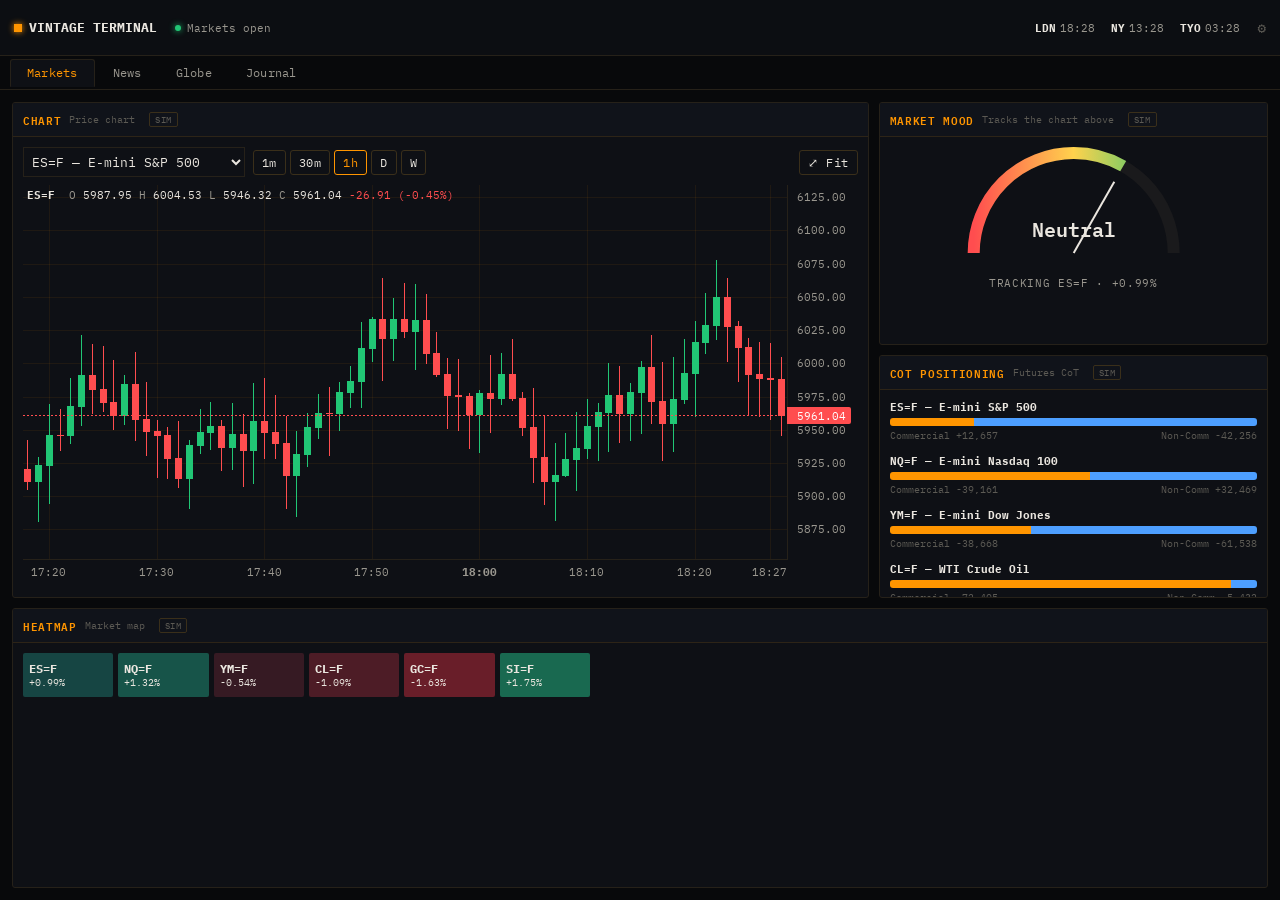
<file: index.html>
<!DOCTYPE html>
<html lang="en">
<head>
<meta charset="UTF-8">
<meta name="viewport" content="width=device-width, initial-scale=1.0">
<title>Vintage Terminal</title>
<link rel="icon" href="data:image/svg+xml,<svg xmlns=%22http://www.w3.org/2000/svg%22 viewBox=%220 0 16 16%22><rect width=%2216%22 height=%2216%22 fill=%22%2308090b%22/><rect x=%223%22 y=%229%22 width=%222%22 height=%224%22 fill=%22%23ff9500%22/><rect x=%227%22 y=%225%22 width=%222%22 height=%228%22 fill=%22%23ff9500%22/><rect x=%2211%22 y=%227%22 width=%222%22 height=%226%22 fill=%22%23ff9500%22/></svg>">
<link rel="stylesheet" href="js/vendor/maplibre/maplibre-gl.css">
<link rel="stylesheet" href="css/base.css">
<link rel="stylesheet" href="css/dashboard.css">
</head>
<body>

<div class="app">
  <div class="topbar">
    <span class="brand"><span class="brand__mark"></span>VINTAGE TERMINAL</span>
    <div class="topbar__status">
      <span class="status-dot" id="marketDot"></span>
      <span id="marketStatus">Markets closed</span>
    </div>
    <div class="topbar__clocks">
      <span><b>LDN</b><span id="clockLDN">--:--</span></span>
      <span><b>NY</b><span id="clockNY">--:--</span></span>
      <span><b>TYO</b><span id="clockTYO">--:--</span></span>
    </div>
    <span class="topbar__icon" id="openSettingsBtn" title="Settings / API keys">⚙</span>
  </div>

  <div class="tabbar" id="tabbar">
    <div class="tab active" data-tab="markets">Markets</div>
    <div class="tab" data-tab="news">News</div>
    <div class="tab" data-tab="globe">Globe</div>
    <div class="tab" data-tab="journal">Journal</div>
  </div>

  <div class="board" id="boardMarkets">
    <div class="dash-grid dash-grid--markets">
      <div class="panel area-chart" id="panelChart"></div>
      <div class="panel area-mood" id="panelMood"></div>
      <div class="panel area-social" id="panelSocial"></div>
      <div class="panel area-heatmap" id="panelHeatmap"></div>
    </div>
  </div>

  <div class="board hidden" id="boardNews">
    <div class="dash-grid dash-grid--news">
      <div class="panel area-news" id="panelNews"></div>
      <div class="panel area-calendar" id="panelCalendar"></div>
    </div>
  </div>

  <div class="board hidden" id="boardGlobe">
    <div class="dash-grid dash-grid--globe">
      <div class="panel area-globemap" id="panelGlobeMap"></div>
      <div class="panel area-globefeed" id="panelGlobeFeed"></div>
    </div>
  </div>

  <div class="board hidden" id="boardJournal">
    <div class="dash-grid dash-grid--journal">
      <div class="panel area-entry" id="panelTradeEntry"></div>
      <div class="panel area-log" id="panelTradeLog"></div>
    </div>
  </div>
</div>

<div class="palette-overlay hidden" id="settingsOverlay">
  <div class="palette" style="width:min(520px,92vw);">
    <div class="palette__head">
      <div><b>SETTINGS</b><span>API keys are stored only in this browser</span></div>
      <div class="palette__close" id="settingsClose">ESC to close</div>
    </div>
    <div style="padding:18px 20px;display:flex;flex-direction:column;gap:14px;">
      <div>
        <label class="mono-label" style="display:block;margin-bottom:6px;">Finnhub API Key</label>
        <input type="text" id="finnhubKeyInput" placeholder="Paste your free finnhub.io key…" style="width:100%;padding:8px;font-size:12px;">
        <p style="font-size:11px;color:var(--text-dim);margin:8px 0 0;line-height:1.5;">
          Powers Live News. Get a free key at
          <a href="https://finnhub.io/register" target="_blank" rel="noopener" style="color:var(--accent)">finnhub.io/register</a>.
          Without a key, headlines run on simulated data.
        </p>
      </div>
      <div style="font-size:11px;color:var(--text-dim);border-top:1px solid var(--hairline);padding-top:12px;line-height:1.6;">
        Quotes/charts (Yahoo Finance), COT positioning (CFTC), and the Economic Calendar
        (ForexFactory) run automatically — no key required. Any panel unable to reach live
        data falls back to simulated data and is marked
        <span class="pill" style="border-color:var(--text-dim);color:var(--text-dim);">SIM</span>
        (hover a SIM badge to see why).
      </div>
      <button class="btn btn--primary" id="settingsSave" style="align-self:flex-start;padding:8px 16px;">Save</button>
    </div>
  </div>
</div>

<script src="js/vendor/lightweight-charts.js"></script>
<script src="js/vendor/maplibre/maplibre-gl.js"></script>
<script src="js/mock-data.js"></script>
<script src="js/live-data.js"></script>
<script src="js/panels/render.js"></script>
<script src="js/dashboard.js"></script>
</body>
</html>
</file>
<file: js/vendor/maplibre/maplibre-gl.css>
.maplibregl-map{font:12px/20px Helvetica Neue,Arial,Helvetica,sans-serif;overflow:hidden;position:relative;-webkit-tap-highlight-color:rgb(0,0,0,0)}.maplibregl-canvas{left:0;position:absolute;top:0}.maplibregl-map:fullscreen{height:100%;width:100%}.maplibregl-ctrl-group button.maplibregl-ctrl-compass{touch-action:none}.maplibregl-canvas-container.maplibregl-interactive,.maplibregl-ctrl-group button.maplibregl-ctrl-compass{cursor:grab;-webkit-user-select:none;-moz-user-select:none;user-select:none}.maplibregl-canvas-container.maplibregl-interactive.maplibregl-track-pointer{cursor:pointer}.maplibregl-canvas-container.maplibregl-interactive:active,.maplibregl-ctrl-group button.maplibregl-ctrl-compass:active{cursor:grabbing}.maplibregl-canvas-container.maplibregl-touch-zoom-rotate,.maplibregl-canvas-container.maplibregl-touch-zoom-rotate .maplibregl-canvas{touch-action:pan-x pan-y}.maplibregl-canvas-container.maplibregl-touch-drag-pan,.maplibregl-canvas-container.maplibregl-touch-drag-pan .maplibregl-canvas{touch-action:pinch-zoom}.maplibregl-canvas-container.maplibregl-touch-zoom-rotate.maplibregl-touch-drag-pan,.maplibregl-canvas-container.maplibregl-touch-zoom-rotate.maplibregl-touch-drag-pan .maplibregl-canvas{touch-action:none}.maplibregl-canvas-container.maplibregl-touch-drag-pan.maplibregl-cooperative-gestures,.maplibregl-canvas-container.maplibregl-touch-drag-pan.maplibregl-cooperative-gestures .maplibregl-canvas{touch-action:pan-x pan-y}.maplibregl-ctrl-bottom-left,.maplibregl-ctrl-bottom-right,.maplibregl-ctrl-top-left,.maplibregl-ctrl-top-right{pointer-events:none;position:absolute;z-index:2}.maplibregl-ctrl-top-left{left:0;top:0}.maplibregl-ctrl-top-right{right:0;top:0}.maplibregl-ctrl-bottom-left{bottom:0;left:0}.maplibregl-ctrl-bottom-right{bottom:0;right:0}.maplibregl-ctrl{clear:both;pointer-events:auto;transform:translate(0)}.maplibregl-ctrl-top-left .maplibregl-ctrl{float:left;margin:10px 0 0 10px}.maplibregl-ctrl-top-right .maplibregl-ctrl{float:right;margin:10px 10px 0 0}.maplibregl-ctrl-bottom-left .maplibregl-ctrl{float:left;margin:0 0 10px 10px}.maplibregl-ctrl-bottom-right .maplibregl-ctrl{float:right;margin:0 10px 10px 0}.maplibregl-ctrl-group{background:#fff;border-radius:4px}.maplibregl-ctrl-group:not(:empty){box-shadow:0 0 0 2px rgba(0,0,0,.1)}@media (forced-colors:active){.maplibregl-ctrl-group:not(:empty){box-shadow:0 0 0 2px ButtonText}}.maplibregl-ctrl-group button{background-color:transparent;border:0;box-sizing:border-box;cursor:pointer;display:block;height:29px;outline:none;padding:0;width:29px}.maplibregl-ctrl-group button+button{border-top:1px solid #ddd}.maplibregl-ctrl button .maplibregl-ctrl-icon{background-position:50%;background-repeat:no-repeat;display:block;height:100%;width:100%}@media (forced-colors:active){.maplibregl-ctrl-icon{background-color:transparent}.maplibregl-ctrl-group button+button{border-top:1px solid ButtonText}}.maplibregl-ctrl button::-moz-focus-inner{border:0;padding:0}.maplibregl-ctrl-attrib-button:focus,.maplibregl-ctrl-group button:focus{box-shadow:0 0 2px 2px #0096ff}.maplibregl-ctrl button:disabled{cursor:not-allowed}.maplibregl-ctrl button:disabled .maplibregl-ctrl-icon{opacity:.25}@media (hover:hover){.maplibregl-ctrl button:not(:disabled):hover{background-color:rgba(0,0,0,.05)}}.maplibregl-ctrl button:not(:disabled):active{background-color:rgba(0,0,0,.05)}.maplibregl-ctrl-group button:focus:focus-visible{box-shadow:0 0 2px 2px #0096ff}.maplibregl-ctrl-group button:focus:not(:focus-visible){box-shadow:none}.maplibregl-ctrl-group button:focus:first-child{border-radius:4px 4px 0 0}.maplibregl-ctrl-group button:focus:last-child{border-radius:0 0 4px 4px}.maplibregl-ctrl-group button:focus:only-child{border-radius:inherit}.maplibregl-ctrl button.maplibregl-ctrl-zoom-out .maplibregl-ctrl-icon{background-image:url("data:image/svg+xml;charset=utf-8,%3Csvg xmlns='http://www.w3.org/2000/svg' width='29' height='29' fill='%23333' viewBox='0 0 29 29'%3E%3Cpath d='M10 13c-.75 0-1.5.75-1.5 1.5S9.25 16 10 16h9c.75 0 1.5-.75 1.5-1.5S19.75 13 19 13z'/%3E%3C/svg%3E")}.maplibregl-ctrl button.maplibregl-ctrl-zoom-in .maplibregl-ctrl-icon{background-image:url("data:image/svg+xml;charset=utf-8,%3Csvg xmlns='http://www.w3.org/2000/svg' width='29' height='29' fill='%23333' viewBox='0 0 29 29'%3E%3Cpath d='M14.5 8.5c-.75 0-1.5.75-1.5 1.5v3h-3c-.75 0-1.5.75-1.5 1.5S9.25 16 10 16h3v3c0 .75.75 1.5 1.5 1.5S16 19.75 16 19v-3h3c.75 0 1.5-.75 1.5-1.5S19.75 13 19 13h-3v-3c0-.75-.75-1.5-1.5-1.5'/%3E%3C/svg%3E")}@media (forced-colors:active){.maplibregl-ctrl button.maplibregl-ctrl-zoom-out .maplibregl-ctrl-icon{background-image:url("data:image/svg+xml;charset=utf-8,%3Csvg xmlns='http://www.w3.org/2000/svg' width='29' height='29' fill='%23fff' viewBox='0 0 29 29'%3E%3Cpath d='M10 13c-.75 0-1.5.75-1.5 1.5S9.25 16 10 16h9c.75 0 1.5-.75 1.5-1.5S19.75 13 19 13z'/%3E%3C/svg%3E")}.maplibregl-ctrl button.maplibregl-ctrl-zoom-in .maplibregl-ctrl-icon{background-image:url("data:image/svg+xml;charset=utf-8,%3Csvg xmlns='http://www.w3.org/2000/svg' width='29' height='29' fill='%23fff' viewBox='0 0 29 29'%3E%3Cpath d='M14.5 8.5c-.75 0-1.5.75-1.5 1.5v3h-3c-.75 0-1.5.75-1.5 1.5S9.25 16 10 16h3v3c0 .75.75 1.5 1.5 1.5S16 19.75 16 19v-3h3c.75 0 1.5-.75 1.5-1.5S19.75 13 19 13h-3v-3c0-.75-.75-1.5-1.5-1.5'/%3E%3C/svg%3E")}}@media (forced-colors:active) and (prefers-color-scheme:light){.maplibregl-ctrl button.maplibregl-ctrl-zoom-out .maplibregl-ctrl-icon{background-image:url("data:image/svg+xml;charset=utf-8,%3Csvg xmlns='http://www.w3.org/2000/svg' width='29' height='29' viewBox='0 0 29 29'%3E%3Cpath d='M10 13c-.75 0-1.5.75-1.5 1.5S9.25 16 10 16h9c.75 0 1.5-.75 1.5-1.5S19.75 13 19 13z'/%3E%3C/svg%3E")}.maplibregl-ctrl button.maplibregl-ctrl-zoom-in .maplibregl-ctrl-icon{background-image:url("data:image/svg+xml;charset=utf-8,%3Csvg xmlns='http://www.w3.org/2000/svg' width='29' height='29' viewBox='0 0 29 29'%3E%3Cpath d='M14.5 8.5c-.75 0-1.5.75-1.5 1.5v3h-3c-.75 0-1.5.75-1.5 1.5S9.25 16 10 16h3v3c0 .75.75 1.5 1.5 1.5S16 19.75 16 19v-3h3c.75 0 1.5-.75 1.5-1.5S19.75 13 19 13h-3v-3c0-.75-.75-1.5-1.5-1.5'/%3E%3C/svg%3E")}}.maplibregl-ctrl button.maplibregl-ctrl-fullscreen .maplibregl-ctrl-icon{background-image:url("data:image/svg+xml;charset=utf-8,%3Csvg xmlns='http://www.w3.org/2000/svg' width='29' height='29' fill='%23333' viewBox='0 0 29 29'%3E%3Cpath d='M24 16v5.5c0 1.75-.75 2.5-2.5 2.5H16v-1l3-1.5-4-5.5 1-1 5.5 4 1.5-3zM6 16l1.5 3 5.5-4 1 1-4 5.5 3 1.5v1H7.5C5.75 24 5 23.25 5 21.5V16zm7-11v1l-3 1.5 4 5.5-1 1-5.5-4L6 13H5V7.5C5 5.75 5.75 5 7.5 5zm11 2.5c0-1.75-.75-2.5-2.5-2.5H16v1l3 1.5-4 5.5 1 1 5.5-4 1.5 3h1z'/%3E%3C/svg%3E")}.maplibregl-ctrl button.maplibregl-ctrl-shrink .maplibregl-ctrl-icon{background-image:url("data:image/svg+xml;charset=utf-8,%3Csvg xmlns='http://www.w3.org/2000/svg' width='29' height='29' viewBox='0 0 29 29'%3E%3Cpath d='M18.5 16c-1.75 0-2.5.75-2.5 2.5V24h1l1.5-3 5.5 4 1-1-4-5.5 3-1.5v-1zM13 18.5c0-1.75-.75-2.5-2.5-2.5H5v1l3 1.5L4 24l1 1 5.5-4 1.5 3h1zm3-8c0 1.75.75 2.5 2.5 2.5H24v-1l-3-1.5L25 5l-1-1-5.5 4L17 5h-1zM10.5 13c1.75 0 2.5-.75 2.5-2.5V5h-1l-1.5 3L5 4 4 5l4 5.5L5 12v1z'/%3E%3C/svg%3E")}@media (forced-colors:active){.maplibregl-ctrl button.maplibregl-ctrl-fullscreen .maplibregl-ctrl-icon{background-image:url("data:image/svg+xml;charset=utf-8,%3Csvg xmlns='http://www.w3.org/2000/svg' width='29' height='29' fill='%23fff' viewBox='0 0 29 29'%3E%3Cpath d='M24 16v5.5c0 1.75-.75 2.5-2.5 2.5H16v-1l3-1.5-4-5.5 1-1 5.5 4 1.5-3zM6 16l1.5 3 5.5-4 1 1-4 5.5 3 1.5v1H7.5C5.75 24 5 23.25 5 21.5V16zm7-11v1l-3 1.5 4 5.5-1 1-5.5-4L6 13H5V7.5C5 5.75 5.75 5 7.5 5zm11 2.5c0-1.75-.75-2.5-2.5-2.5H16v1l3 1.5-4 5.5 1 1 5.5-4 1.5 3h1z'/%3E%3C/svg%3E")}.maplibregl-ctrl button.maplibregl-ctrl-shrink .maplibregl-ctrl-icon{background-image:url("data:image/svg+xml;charset=utf-8,%3Csvg xmlns='http://www.w3.org/2000/svg' width='29' height='29' fill='%23fff' viewBox='0 0 29 29'%3E%3Cpath d='M18.5 16c-1.75 0-2.5.75-2.5 2.5V24h1l1.5-3 5.5 4 1-1-4-5.5 3-1.5v-1zM13 18.5c0-1.75-.75-2.5-2.5-2.5H5v1l3 1.5L4 24l1 1 5.5-4 1.5 3h1zm3-8c0 1.75.75 2.5 2.5 2.5H24v-1l-3-1.5L25 5l-1-1-5.5 4L17 5h-1zM10.5 13c1.75 0 2.5-.75 2.5-2.5V5h-1l-1.5 3L5 4 4 5l4 5.5L5 12v1z'/%3E%3C/svg%3E")}}@media (forced-colors:active) and (prefers-color-scheme:light){.maplibregl-ctrl button.maplibregl-ctrl-fullscreen .maplibregl-ctrl-icon{background-image:url("data:image/svg+xml;charset=utf-8,%3Csvg xmlns='http://www.w3.org/2000/svg' width='29' height='29' viewBox='0 0 29 29'%3E%3Cpath d='M24 16v5.5c0 1.75-.75 2.5-2.5 2.5H16v-1l3-1.5-4-5.5 1-1 5.5 4 1.5-3zM6 16l1.5 3 5.5-4 1 1-4 5.5 3 1.5v1H7.5C5.75 24 5 23.25 5 21.5V16zm7-11v1l-3 1.5 4 5.5-1 1-5.5-4L6 13H5V7.5C5 5.75 5.75 5 7.5 5zm11 2.5c0-1.75-.75-2.5-2.5-2.5H16v1l3 1.5-4 5.5 1 1 5.5-4 1.5 3h1z'/%3E%3C/svg%3E")}.maplibregl-ctrl button.maplibregl-ctrl-shrink .maplibregl-ctrl-icon{background-image:url("data:image/svg+xml;charset=utf-8,%3Csvg xmlns='http://www.w3.org/2000/svg' width='29' height='29' viewBox='0 0 29 29'%3E%3Cpath d='M18.5 16c-1.75 0-2.5.75-2.5 2.5V24h1l1.5-3 5.5 4 1-1-4-5.5 3-1.5v-1zM13 18.5c0-1.75-.75-2.5-2.5-2.5H5v1l3 1.5L4 24l1 1 5.5-4 1.5 3h1zm3-8c0 1.75.75 2.5 2.5 2.5H24v-1l-3-1.5L25 5l-1-1-5.5 4L17 5h-1zM10.5 13c1.75 0 2.5-.75 2.5-2.5V5h-1l-1.5 3L5 4 4 5l4 5.5L5 12v1z'/%3E%3C/svg%3E")}}.maplibregl-ctrl button.maplibregl-ctrl-compass .maplibregl-ctrl-icon{background-image:url("data:image/svg+xml;charset=utf-8,%3Csvg xmlns='http://www.w3.org/2000/svg' width='29' height='29' fill='%23333' viewBox='0 0 29 29'%3E%3Cpath d='m10.5 14 4-8 4 8z'/%3E%3Cpath fill='%23ccc' d='m10.5 16 4 8 4-8z'/%3E%3C/svg%3E")}@media (forced-colors:active){.maplibregl-ctrl button.maplibregl-ctrl-compass .maplibregl-ctrl-icon{background-image:url("data:image/svg+xml;charset=utf-8,%3Csvg xmlns='http://www.w3.org/2000/svg' width='29' height='29' fill='%23fff' viewBox='0 0 29 29'%3E%3Cpath d='m10.5 14 4-8 4 8z'/%3E%3Cpath fill='%23ccc' d='m10.5 16 4 8 4-8z'/%3E%3C/svg%3E")}}@media (forced-colors:active) and (prefers-color-scheme:light){.maplibregl-ctrl button.maplibregl-ctrl-compass .maplibregl-ctrl-icon{background-image:url("data:image/svg+xml;charset=utf-8,%3Csvg xmlns='http://www.w3.org/2000/svg' width='29' height='29' viewBox='0 0 29 29'%3E%3Cpath d='m10.5 14 4-8 4 8z'/%3E%3Cpath fill='%23ccc' d='m10.5 16 4 8 4-8z'/%3E%3C/svg%3E")}}.maplibregl-ctrl button.maplibregl-ctrl-globe .maplibregl-ctrl-icon{background-image:url("data:image/svg+xml;charset=utf-8,%3Csvg xmlns='http://www.w3.org/2000/svg' width='22' height='22' fill='none' stroke='%23333' viewBox='0 0 22 22'%3E%3Ccircle cx='11' cy='11' r='8.5'/%3E%3Cpath d='M17.5 11c0 4.819-3.02 8.5-6.5 8.5S4.5 15.819 4.5 11 7.52 2.5 11 2.5s6.5 3.681 6.5 8.5Z'/%3E%3Cpath d='M13.5 11c0 2.447-.331 4.64-.853 6.206-.262.785-.562 1.384-.872 1.777-.314.399-.58.517-.775.517s-.461-.118-.775-.517c-.31-.393-.61-.992-.872-1.777C8.831 15.64 8.5 13.446 8.5 11s.331-4.64.853-6.206c.262-.785.562-1.384.872-1.777.314-.399.58-.517.775-.517s.461.118.775.517c.31.393.61.992.872 1.777.522 1.565.853 3.76.853 6.206Z'/%3E%3Cpath d='M11 7.5c-1.909 0-3.622-.166-4.845-.428-.616-.132-1.08-.283-1.379-.434a1.3 1.3 0 0 1-.224-.138q.07-.058.224-.138c.299-.151.763-.302 1.379-.434C7.378 5.666 9.091 5.5 11 5.5s3.622.166 4.845.428c.616.132 1.08.283 1.379.434.105.053.177.1.224.138q-.07.058-.224.138c-.299.151-.763.302-1.379.434-1.223.262-2.936.428-4.845.428ZM4.486 6.436ZM11 16.5c-1.909 0-3.622-.166-4.845-.428-.616-.132-1.08-.283-1.379-.434a1.3 1.3 0 0 1-.224-.138 1.3 1.3 0 0 1 .224-.138c.299-.151.763-.302 1.379-.434C7.378 14.666 9.091 14.5 11 14.5s3.622.166 4.845.428c.616.132 1.08.283 1.379.434.105.053.177.1.224.138a1.3 1.3 0 0 1-.224.138c-.299.151-.763.302-1.379.434-1.223.262-2.936.428-4.845.428Zm-6.514-1.064ZM11 12.5c-2.46 0-4.672-.222-6.255-.574-.796-.177-1.406-.38-1.805-.59a1.5 1.5 0 0 1-.39-.272.3.3 0 0 1-.047-.064.3.3 0 0 1 .048-.064c.066-.073.189-.167.389-.272.399-.21 1.009-.413 1.805-.59C6.328 9.722 8.54 9.5 11 9.5s4.672.222 6.256.574c.795.177 1.405.38 1.804.59.2.105.323.2.39.272a.3.3 0 0 1 .047.064.3.3 0 0 1-.048.064 1.4 1.4 0 0 1-.389.272c-.399.21-1.009.413-1.804.59-1.584.352-3.796.574-6.256.574Zm-8.501-1.51v.002zm0 .018v.002zm17.002.002v-.002zm0-.018v-.002z'/%3E%3C/svg%3E")}.maplibregl-ctrl button.maplibregl-ctrl-globe-enabled .maplibregl-ctrl-icon{background-image:url("data:image/svg+xml;charset=utf-8,%3Csvg xmlns='http://www.w3.org/2000/svg' width='22' height='22' fill='none' stroke='%2333b5e5' viewBox='0 0 22 22'%3E%3Ccircle cx='11' cy='11' r='8.5'/%3E%3Cpath d='M17.5 11c0 4.819-3.02 8.5-6.5 8.5S4.5 15.819 4.5 11 7.52 2.5 11 2.5s6.5 3.681 6.5 8.5Z'/%3E%3Cpath d='M13.5 11c0 2.447-.331 4.64-.853 6.206-.262.785-.562 1.384-.872 1.777-.314.399-.58.517-.775.517s-.461-.118-.775-.517c-.31-.393-.61-.992-.872-1.777C8.831 15.64 8.5 13.446 8.5 11s.331-4.64.853-6.206c.262-.785.562-1.384.872-1.777.314-.399.58-.517.775-.517s.461.118.775.517c.31.393.61.992.872 1.777.522 1.565.853 3.76.853 6.206Z'/%3E%3Cpath d='M11 7.5c-1.909 0-3.622-.166-4.845-.428-.616-.132-1.08-.283-1.379-.434a1.3 1.3 0 0 1-.224-.138q.07-.058.224-.138c.299-.151.763-.302 1.379-.434C7.378 5.666 9.091 5.5 11 5.5s3.622.166 4.845.428c.616.132 1.08.283 1.379.434.105.053.177.1.224.138q-.07.058-.224.138c-.299.151-.763.302-1.379.434-1.223.262-2.936.428-4.845.428ZM4.486 6.436ZM11 16.5c-1.909 0-3.622-.166-4.845-.428-.616-.132-1.08-.283-1.379-.434a1.3 1.3 0 0 1-.224-.138 1.3 1.3 0 0 1 .224-.138c.299-.151.763-.302 1.379-.434C7.378 14.666 9.091 14.5 11 14.5s3.622.166 4.845.428c.616.132 1.08.283 1.379.434.105.053.177.1.224.138a1.3 1.3 0 0 1-.224.138c-.299.151-.763.302-1.379.434-1.223.262-2.936.428-4.845.428Zm-6.514-1.064ZM11 12.5c-2.46 0-4.672-.222-6.255-.574-.796-.177-1.406-.38-1.805-.59a1.5 1.5 0 0 1-.39-.272.3.3 0 0 1-.047-.064.3.3 0 0 1 .048-.064c.066-.073.189-.167.389-.272.399-.21 1.009-.413 1.805-.59C6.328 9.722 8.54 9.5 11 9.5s4.672.222 6.256.574c.795.177 1.405.38 1.804.59.2.105.323.2.39.272a.3.3 0 0 1 .047.064.3.3 0 0 1-.048.064 1.4 1.4 0 0 1-.389.272c-.399.21-1.009.413-1.804.59-1.584.352-3.796.574-6.256.574Zm-8.501-1.51v.002zm0 .018v.002zm17.002.002v-.002zm0-.018v-.002z'/%3E%3C/svg%3E")}.maplibregl-ctrl button.maplibregl-ctrl-terrain .maplibregl-ctrl-icon{background-image:url("data:image/svg+xml;charset=utf-8,%3Csvg xmlns='http://www.w3.org/2000/svg' width='22' height='22' fill='%23333' viewBox='0 0 22 22'%3E%3Cpath d='m1.754 13.406 4.453-4.851 3.09 3.09 3.281 3.277.969-.969-3.309-3.312 3.844-4.121 6.148 6.886h1.082v-.855l-7.207-8.07-4.84 5.187L6.169 6.57l-5.48 5.965v.871ZM.688 16.844h20.625v1.375H.688Zm0 0'/%3E%3C/svg%3E")}.maplibregl-ctrl button.maplibregl-ctrl-terrain-enabled .maplibregl-ctrl-icon{background-image:url("data:image/svg+xml;charset=utf-8,%3Csvg xmlns='http://www.w3.org/2000/svg' width='22' height='22' fill='%2333b5e5' viewBox='0 0 22 22'%3E%3Cpath d='m1.754 13.406 4.453-4.851 3.09 3.09 3.281 3.277.969-.969-3.309-3.312 3.844-4.121 6.148 6.886h1.082v-.855l-7.207-8.07-4.84 5.187L6.169 6.57l-5.48 5.965v.871ZM.688 16.844h20.625v1.375H.688Zm0 0'/%3E%3C/svg%3E")}.maplibregl-ctrl button.maplibregl-ctrl-geolocate .maplibregl-ctrl-icon{background-image:url("data:image/svg+xml;charset=utf-8,%3Csvg xmlns='http://www.w3.org/2000/svg' width='29' height='29' fill='%23333' viewBox='0 0 20 20'%3E%3Cpath d='M10 4C9 4 9 5 9 5v.1A5 5 0 0 0 5.1 9H5s-1 0-1 1 1 1 1 1h.1A5 5 0 0 0 9 14.9v.1s0 1 1 1 1-1 1-1v-.1a5 5 0 0 0 3.9-3.9h.1s1 0 1-1-1-1-1-1h-.1A5 5 0 0 0 11 5.1V5s0-1-1-1m0 2.5a3.5 3.5 0 1 1 0 7 3.5 3.5 0 1 1 0-7'/%3E%3Ccircle cx='10' cy='10' r='2'/%3E%3C/svg%3E")}.maplibregl-ctrl button.maplibregl-ctrl-geolocate:disabled .maplibregl-ctrl-icon{background-image:url("data:image/svg+xml;charset=utf-8,%3Csvg xmlns='http://www.w3.org/2000/svg' width='29' height='29' fill='%23aaa' viewBox='0 0 20 20'%3E%3Cpath d='M10 4C9 4 9 5 9 5v.1A5 5 0 0 0 5.1 9H5s-1 0-1 1 1 1 1 1h.1A5 5 0 0 0 9 14.9v.1s0 1 1 1 1-1 1-1v-.1a5 5 0 0 0 3.9-3.9h.1s1 0 1-1-1-1-1-1h-.1A5 5 0 0 0 11 5.1V5s0-1-1-1m0 2.5a3.5 3.5 0 1 1 0 7 3.5 3.5 0 1 1 0-7'/%3E%3Ccircle cx='10' cy='10' r='2'/%3E%3Cpath fill='red' d='m14 5 1 1-9 9-1-1z'/%3E%3C/svg%3E")}.maplibregl-ctrl button.maplibregl-ctrl-geolocate.maplibregl-ctrl-geolocate-active .maplibregl-ctrl-icon{background-image:url("data:image/svg+xml;charset=utf-8,%3Csvg xmlns='http://www.w3.org/2000/svg' width='29' height='29' fill='%2333b5e5' viewBox='0 0 20 20'%3E%3Cpath d='M10 4C9 4 9 5 9 5v.1A5 5 0 0 0 5.1 9H5s-1 0-1 1 1 1 1 1h.1A5 5 0 0 0 9 14.9v.1s0 1 1 1 1-1 1-1v-.1a5 5 0 0 0 3.9-3.9h.1s1 0 1-1-1-1-1-1h-.1A5 5 0 0 0 11 5.1V5s0-1-1-1m0 2.5a3.5 3.5 0 1 1 0 7 3.5 3.5 0 1 1 0-7'/%3E%3Ccircle cx='10' cy='10' r='2'/%3E%3C/svg%3E")}.maplibregl-ctrl button.maplibregl-ctrl-geolocate.maplibregl-ctrl-geolocate-active-error .maplibregl-ctrl-icon{background-image:url("data:image/svg+xml;charset=utf-8,%3Csvg xmlns='http://www.w3.org/2000/svg' width='29' height='29' fill='%23e58978' viewBox='0 0 20 20'%3E%3Cpath d='M10 4C9 4 9 5 9 5v.1A5 5 0 0 0 5.1 9H5s-1 0-1 1 1 1 1 1h.1A5 5 0 0 0 9 14.9v.1s0 1 1 1 1-1 1-1v-.1a5 5 0 0 0 3.9-3.9h.1s1 0 1-1-1-1-1-1h-.1A5 5 0 0 0 11 5.1V5s0-1-1-1m0 2.5a3.5 3.5 0 1 1 0 7 3.5 3.5 0 1 1 0-7'/%3E%3Ccircle cx='10' cy='10' r='2'/%3E%3C/svg%3E")}.maplibregl-ctrl button.maplibregl-ctrl-geolocate.maplibregl-ctrl-geolocate-background .maplibregl-ctrl-icon{background-image:url("data:image/svg+xml;charset=utf-8,%3Csvg xmlns='http://www.w3.org/2000/svg' width='29' height='29' fill='%2333b5e5' viewBox='0 0 20 20'%3E%3Cpath d='M10 4C9 4 9 5 9 5v.1A5 5 0 0 0 5.1 9H5s-1 0-1 1 1 1 1 1h.1A5 5 0 0 0 9 14.9v.1s0 1 1 1 1-1 1-1v-.1a5 5 0 0 0 3.9-3.9h.1s1 0 1-1-1-1-1-1h-.1A5 5 0 0 0 11 5.1V5s0-1-1-1m0 2.5a3.5 3.5 0 1 1 0 7 3.5 3.5 0 1 1 0-7'/%3E%3C/svg%3E")}.maplibregl-ctrl button.maplibregl-ctrl-geolocate.maplibregl-ctrl-geolocate-background-error .maplibregl-ctrl-icon{background-image:url("data:image/svg+xml;charset=utf-8,%3Csvg xmlns='http://www.w3.org/2000/svg' width='29' height='29' fill='%23e54e33' viewBox='0 0 20 20'%3E%3Cpath d='M10 4C9 4 9 5 9 5v.1A5 5 0 0 0 5.1 9H5s-1 0-1 1 1 1 1 1h.1A5 5 0 0 0 9 14.9v.1s0 1 1 1 1-1 1-1v-.1a5 5 0 0 0 3.9-3.9h.1s1 0 1-1-1-1-1-1h-.1A5 5 0 0 0 11 5.1V5s0-1-1-1m0 2.5a3.5 3.5 0 1 1 0 7 3.5 3.5 0 1 1 0-7'/%3E%3C/svg%3E")}.maplibregl-ctrl button.maplibregl-ctrl-geolocate.maplibregl-ctrl-geolocate-waiting .maplibregl-ctrl-icon{animation:maplibregl-spin 2s linear infinite}@media (forced-colors:active){.maplibregl-ctrl button.maplibregl-ctrl-geolocate .maplibregl-ctrl-icon{background-image:url("data:image/svg+xml;charset=utf-8,%3Csvg xmlns='http://www.w3.org/2000/svg' width='29' height='29' fill='%23fff' viewBox='0 0 20 20'%3E%3Cpath d='M10 4C9 4 9 5 9 5v.1A5 5 0 0 0 5.1 9H5s-1 0-1 1 1 1 1 1h.1A5 5 0 0 0 9 14.9v.1s0 1 1 1 1-1 1-1v-.1a5 5 0 0 0 3.9-3.9h.1s1 0 1-1-1-1-1-1h-.1A5 5 0 0 0 11 5.1V5s0-1-1-1m0 2.5a3.5 3.5 0 1 1 0 7 3.5 3.5 0 1 1 0-7'/%3E%3Ccircle cx='10' cy='10' r='2'/%3E%3C/svg%3E")}.maplibregl-ctrl button.maplibregl-ctrl-geolocate:disabled .maplibregl-ctrl-icon{background-image:url("data:image/svg+xml;charset=utf-8,%3Csvg xmlns='http://www.w3.org/2000/svg' width='29' height='29' fill='%23999' viewBox='0 0 20 20'%3E%3Cpath d='M10 4C9 4 9 5 9 5v.1A5 5 0 0 0 5.1 9H5s-1 0-1 1 1 1 1 1h.1A5 5 0 0 0 9 14.9v.1s0 1 1 1 1-1 1-1v-.1a5 5 0 0 0 3.9-3.9h.1s1 0 1-1-1-1-1-1h-.1A5 5 0 0 0 11 5.1V5s0-1-1-1m0 2.5a3.5 3.5 0 1 1 0 7 3.5 3.5 0 1 1 0-7'/%3E%3Ccircle cx='10' cy='10' r='2'/%3E%3Cpath fill='red' d='m14 5 1 1-9 9-1-1z'/%3E%3C/svg%3E")}.maplibregl-ctrl button.maplibregl-ctrl-geolocate.maplibregl-ctrl-geolocate-active .maplibregl-ctrl-icon{background-image:url("data:image/svg+xml;charset=utf-8,%3Csvg xmlns='http://www.w3.org/2000/svg' width='29' height='29' fill='%2333b5e5' viewBox='0 0 20 20'%3E%3Cpath d='M10 4C9 4 9 5 9 5v.1A5 5 0 0 0 5.1 9H5s-1 0-1 1 1 1 1 1h.1A5 5 0 0 0 9 14.9v.1s0 1 1 1 1-1 1-1v-.1a5 5 0 0 0 3.9-3.9h.1s1 0 1-1-1-1-1-1h-.1A5 5 0 0 0 11 5.1V5s0-1-1-1m0 2.5a3.5 3.5 0 1 1 0 7 3.5 3.5 0 1 1 0-7'/%3E%3Ccircle cx='10' cy='10' r='2'/%3E%3C/svg%3E")}.maplibregl-ctrl button.maplibregl-ctrl-geolocate.maplibregl-ctrl-geolocate-active-error .maplibregl-ctrl-icon{background-image:url("data:image/svg+xml;charset=utf-8,%3Csvg xmlns='http://www.w3.org/2000/svg' width='29' height='29' fill='%23e58978' viewBox='0 0 20 20'%3E%3Cpath d='M10 4C9 4 9 5 9 5v.1A5 5 0 0 0 5.1 9H5s-1 0-1 1 1 1 1 1h.1A5 5 0 0 0 9 14.9v.1s0 1 1 1 1-1 1-1v-.1a5 5 0 0 0 3.9-3.9h.1s1 0 1-1-1-1-1-1h-.1A5 5 0 0 0 11 5.1V5s0-1-1-1m0 2.5a3.5 3.5 0 1 1 0 7 3.5 3.5 0 1 1 0-7'/%3E%3Ccircle cx='10' cy='10' r='2'/%3E%3C/svg%3E")}.maplibregl-ctrl button.maplibregl-ctrl-geolocate.maplibregl-ctrl-geolocate-background .maplibregl-ctrl-icon{background-image:url("data:image/svg+xml;charset=utf-8,%3Csvg xmlns='http://www.w3.org/2000/svg' width='29' height='29' fill='%2333b5e5' viewBox='0 0 20 20'%3E%3Cpath d='M10 4C9 4 9 5 9 5v.1A5 5 0 0 0 5.1 9H5s-1 0-1 1 1 1 1 1h.1A5 5 0 0 0 9 14.9v.1s0 1 1 1 1-1 1-1v-.1a5 5 0 0 0 3.9-3.9h.1s1 0 1-1-1-1-1-1h-.1A5 5 0 0 0 11 5.1V5s0-1-1-1m0 2.5a3.5 3.5 0 1 1 0 7 3.5 3.5 0 1 1 0-7'/%3E%3C/svg%3E")}.maplibregl-ctrl button.maplibregl-ctrl-geolocate.maplibregl-ctrl-geolocate-background-error .maplibregl-ctrl-icon{background-image:url("data:image/svg+xml;charset=utf-8,%3Csvg xmlns='http://www.w3.org/2000/svg' width='29' height='29' fill='%23e54e33' viewBox='0 0 20 20'%3E%3Cpath d='M10 4C9 4 9 5 9 5v.1A5 5 0 0 0 5.1 9H5s-1 0-1 1 1 1 1 1h.1A5 5 0 0 0 9 14.9v.1s0 1 1 1 1-1 1-1v-.1a5 5 0 0 0 3.9-3.9h.1s1 0 1-1-1-1-1-1h-.1A5 5 0 0 0 11 5.1V5s0-1-1-1m0 2.5a3.5 3.5 0 1 1 0 7 3.5 3.5 0 1 1 0-7'/%3E%3C/svg%3E")}}@media (forced-colors:active) and (prefers-color-scheme:light){.maplibregl-ctrl button.maplibregl-ctrl-geolocate .maplibregl-ctrl-icon{background-image:url("data:image/svg+xml;charset=utf-8,%3Csvg xmlns='http://www.w3.org/2000/svg' width='29' height='29' viewBox='0 0 20 20'%3E%3Cpath d='M10 4C9 4 9 5 9 5v.1A5 5 0 0 0 5.1 9H5s-1 0-1 1 1 1 1 1h.1A5 5 0 0 0 9 14.9v.1s0 1 1 1 1-1 1-1v-.1a5 5 0 0 0 3.9-3.9h.1s1 0 1-1-1-1-1-1h-.1A5 5 0 0 0 11 5.1V5s0-1-1-1m0 2.5a3.5 3.5 0 1 1 0 7 3.5 3.5 0 1 1 0-7'/%3E%3Ccircle cx='10' cy='10' r='2'/%3E%3C/svg%3E")}.maplibregl-ctrl button.maplibregl-ctrl-geolocate:disabled .maplibregl-ctrl-icon{background-image:url("data:image/svg+xml;charset=utf-8,%3Csvg xmlns='http://www.w3.org/2000/svg' width='29' height='29' fill='%23666' viewBox='0 0 20 20'%3E%3Cpath d='M10 4C9 4 9 5 9 5v.1A5 5 0 0 0 5.1 9H5s-1 0-1 1 1 1 1 1h.1A5 5 0 0 0 9 14.9v.1s0 1 1 1 1-1 1-1v-.1a5 5 0 0 0 3.9-3.9h.1s1 0 1-1-1-1-1-1h-.1A5 5 0 0 0 11 5.1V5s0-1-1-1m0 2.5a3.5 3.5 0 1 1 0 7 3.5 3.5 0 1 1 0-7'/%3E%3Ccircle cx='10' cy='10' r='2'/%3E%3Cpath fill='red' d='m14 5 1 1-9 9-1-1z'/%3E%3C/svg%3E")}}@keyframes maplibregl-spin{0%{transform:rotate(0deg)}to{transform:rotate(1turn)}}a.maplibregl-ctrl-logo{background-image:url("data:image/svg+xml;charset=utf-8,%3Csvg xmlns='http://www.w3.org/2000/svg' width='88' height='23' fill='none'%3E%3Cpath fill='%23000' fill-opacity='.4' fill-rule='evenodd' d='M17.408 16.796h-1.827l2.501-12.095h.198l3.324 6.533.988 2.19.988-2.19 3.258-6.533h.181l2.6 12.095h-1.81l-1.218-5.644-.362-1.71-.658 1.71-2.929 5.644h-.098l-2.914-5.644-.757-1.71-.345 1.71zm1.958-3.42-.726 3.663a1.255 1.255 0 0 1-1.232 1.011h-1.827a1.255 1.255 0 0 1-1.229-1.509l2.501-12.095a1.255 1.255 0 0 1 1.23-1.001h.197a1.25 1.25 0 0 1 1.12.685l3.19 6.273 3.125-6.263a1.25 1.25 0 0 1 1.123-.695h.181a1.255 1.255 0 0 1 1.227.991l1.443 6.71a5 5 0 0 1 .314-.787l.009-.016a4.6 4.6 0 0 1 1.777-1.887c.782-.46 1.668-.667 2.611-.667a4.6 4.6 0 0 1 1.7.32l.306.134c.21-.16.474-.256.759-.256h1.694a1.255 1.255 0 0 1 1.212.925 1.255 1.255 0 0 1 1.212-.925h1.711c.284 0 .545.094.755.252.613-.3 1.312-.45 2.075-.45 1.356 0 2.557.445 3.482 1.4q.47.48.763 1.064V4.701a1.255 1.255 0 0 1 1.255-1.255h1.86A1.255 1.255 0 0 1 54.44 4.7v9.194h2.217c.19 0 .37.043.532.118v-4.77c0-.356.147-.678.385-.906a2.42 2.42 0 0 1-.682-1.71c0-.665.267-1.253.735-1.7a2.45 2.45 0 0 1 1.722-.674 2.43 2.43 0 0 1 1.705.675q.318.302.504.683V4.7a1.255 1.255 0 0 1 1.255-1.255h1.744A1.255 1.255 0 0 1 65.812 4.7v3.335a4.8 4.8 0 0 1 1.526-.246c.938 0 1.817.214 2.59.69a4.47 4.47 0 0 1 1.67 1.743v-.98a1.255 1.255 0 0 1 1.256-1.256h1.777c.233 0 .451.064.639.174a3.4 3.4 0 0 1 1.567-.372c.346 0 .861.02 1.285.232a1.25 1.25 0 0 1 .689 1.004 4.7 4.7 0 0 1 .853-.588c.795-.44 1.675-.647 2.61-.647 1.385 0 2.65.39 3.525 1.396.836.938 1.168 2.173 1.168 3.528q-.001.515-.056 1.051a1.255 1.255 0 0 1-.947 1.09l.408.952a1.255 1.255 0 0 1-.477 1.552c-.418.268-.92.463-1.458.612-.613.171-1.304.244-2.049.244-1.06 0-2.043-.207-2.886-.698l-.015-.008c-.798-.48-1.419-1.135-1.818-1.963l-.004-.008a5.8 5.8 0 0 1-.548-2.512q0-.429.053-.843a1.3 1.3 0 0 1-.333-.086l-.166-.004c-.223 0-.426.062-.643.228-.03.024-.142.139-.142.59v3.883a1.255 1.255 0 0 1-1.256 1.256h-1.777a1.255 1.255 0 0 1-1.256-1.256V15.69l-.032.057a4.8 4.8 0 0 1-1.86 1.833 5.04 5.04 0 0 1-2.484.634 4.5 4.5 0 0 1-1.935-.424 1.25 1.25 0 0 1-.764.258h-1.71a1.255 1.255 0 0 1-1.256-1.255V7.687a2.4 2.4 0 0 1-.428.625c.253.23.412.561.412.93v7.553a1.255 1.255 0 0 1-1.256 1.255h-1.843a1.25 1.25 0 0 1-.894-.373c-.228.23-.544.373-.894.373H51.32a1.255 1.255 0 0 1-1.256-1.255v-1.251l-.061.117a4.7 4.7 0 0 1-1.782 1.884 4.77 4.77 0 0 1-2.485.67 5.6 5.6 0 0 1-1.485-.188l.009 2.764a1.255 1.255 0 0 1-1.255 1.259h-1.729a1.255 1.255 0 0 1-1.255-1.255v-3.537a1.255 1.255 0 0 1-1.167.793h-1.679a1.25 1.25 0 0 1-.77-.263 4.5 4.5 0 0 1-1.945.429c-.885 0-1.724-.21-2.495-.632l-.017-.01a5 5 0 0 1-1.081-.836 1.255 1.255 0 0 1-1.254 1.312h-1.81a1.255 1.255 0 0 1-1.228-.99l-.782-3.625-2.044 3.939a1.25 1.25 0 0 1-1.115.676h-.098a1.25 1.25 0 0 1-1.116-.68l-2.061-3.994zM35.92 16.63l.207-.114.223-.15q.493-.356.735-.785l.061-.118.033 1.332h1.678V9.242h-1.694l-.033 1.267q-.133-.329-.526-.658l-.032-.028a3.2 3.2 0 0 0-.668-.428l-.27-.12a3.3 3.3 0 0 0-1.235-.23q-1.136-.001-1.974.493a3.36 3.36 0 0 0-1.3 1.382q-.445.89-.444 2.074 0 1.2.51 2.107a3.8 3.8 0 0 0 1.382 1.381 3.9 3.9 0 0 0 1.893.477q.795 0 1.455-.33zm-2.789-5.38q-.576.675-.575 1.762 0 1.102.559 1.794.576.675 1.645.675a2.25 2.25 0 0 0 .934-.19 2.2 2.2 0 0 0 .468-.29l.178-.161a2.2 2.2 0 0 0 .397-.561q.244-.5.244-1.15v-.115q0-.708-.296-1.267l-.043-.077a2.2 2.2 0 0 0-.633-.709l-.13-.086-.047-.028a2.1 2.1 0 0 0-1.073-.285q-1.052 0-1.629.692zm2.316 2.706c.163-.17.28-.407.28-.83v-.114c0-.292-.06-.508-.15-.68a.96.96 0 0 0-.353-.389.85.85 0 0 0-.464-.127c-.4 0-.56.114-.664.239l-.01.012c-.148.174-.275.45-.275.945 0 .506.122.801.27.99.097.11.266.224.68.224.303 0 .504-.09.687-.269zm7.545 1.705a2.6 2.6 0 0 0 .331.423q.319.33.755.548l.173.074q.65.255 1.49.255 1.02 0 1.844-.493a3.45 3.45 0 0 0 1.316-1.4q.493-.904.493-2.089 0-1.909-.988-2.913-.988-1.02-2.584-1.02-.898 0-1.575.347a3 3 0 0 0-.415.262l-.199.166a3.4 3.4 0 0 0-.64.82V9.242h-1.712v11.553h1.729l-.017-5.134zm.53-1.138q.206.29.48.5l.155.11.053.034q.51.296 1.119.297 1.07 0 1.645-.675.577-.69.576-1.762 0-1.119-.576-1.777-.558-.675-1.645-.675-.435 0-.835.16a2 2 0 0 0-.284.136 2 2 0 0 0-.363.254 2.2 2.2 0 0 0-.46.569l-.082.162a2.6 2.6 0 0 0-.213 1.072v.115q0 .707.296 1.267l.135.211zm.964-.818a1.1 1.1 0 0 0 .367.385.94.94 0 0 0 .476.118c.423 0 .59-.117.687-.23.159-.194.28-.478.28-.95 0-.53-.133-.8-.266-.952l-.021-.025c-.078-.094-.231-.221-.68-.221a1 1 0 0 0-.503.135l-.012.007a.86.86 0 0 0-.335.343c-.073.133-.132.324-.132.614v.115a1.4 1.4 0 0 0 .14.66zm15.7-6.222q.347-.346.346-.856a1.05 1.05 0 0 0-.345-.79 1.18 1.18 0 0 0-.84-.329q-.51 0-.855.33a1.05 1.05 0 0 0-.346.79q0 .51.346.855.345.346.856.346.51 0 .839-.346zm4.337 9.314.033-1.332q.191.403.59.747l.098.081a4 4 0 0 0 .316.224l.223.122a3.2 3.2 0 0 0 1.44.322 3.8 3.8 0 0 0 1.875-.477 3.5 3.5 0 0 0 1.382-1.366q.527-.89.526-2.09 0-1.184-.444-2.073a3.24 3.24 0 0 0-1.283-1.399q-.823-.51-1.942-.51a3.5 3.5 0 0 0-1.527.344l-.086.043-.165.09a3 3 0 0 0-.33.214q-.432.315-.656.707a2 2 0 0 0-.099.198l.082-1.283V4.701h-1.744v12.095zm.473-2.509a2.5 2.5 0 0 0 .566.7q.117.098.245.18l.144.08a2.1 2.1 0 0 0 .975.232q1.07 0 1.645-.675.576-.69.576-1.778 0-1.102-.576-1.777-.56-.691-1.645-.692a2.2 2.2 0 0 0-1.015.235q-.22.113-.415.282l-.15.142a2.1 2.1 0 0 0-.42.594q-.223.479-.223 1.1v.115q0 .705.293 1.26zm2.616-.293c.157-.191.28-.479.28-.967 0-.51-.13-.79-.276-.961l-.021-.026c-.082-.1-.232-.225-.67-.225a.87.87 0 0 0-.681.279l-.012.011c-.154.155-.274.38-.274.807v.115c0 .285.057.499.144.669a1.1 1.1 0 0 0 .367.405c.137.082.28.123.455.123.423 0 .59-.118.686-.23zm8.266-3.013q.345-.13.724-.14l.069-.002q.493 0 .642.099l.247-1.794q-.196-.099-.717-.099a2.3 2.3 0 0 0-.545.063 2 2 0 0 0-.411.148 2.2 2.2 0 0 0-.4.249 2.5 2.5 0 0 0-.485.499 2.7 2.7 0 0 0-.32.581l-.05.137v-1.48h-1.778v7.553h1.777v-3.884q0-.546.159-.943a1.5 1.5 0 0 1 .466-.636 2.5 2.5 0 0 1 .399-.253 2 2 0 0 1 .224-.099zm9.784 2.656.05-.922q0-1.743-.856-2.698-.838-.97-2.584-.97-1.119-.001-2.007.493a3.46 3.46 0 0 0-1.4 1.382q-.493.906-.493 2.106 0 1.07.428 1.975.428.89 1.332 1.432.906.526 2.255.526.973 0 1.668-.185l.044-.012.135-.04q.613-.184.984-.421l-.542-1.267q-.3.162-.642.274l-.297.087q-.51.131-1.3.131-.954 0-1.497-.444a1.6 1.6 0 0 1-.192-.193q-.366-.44-.512-1.234l-.004-.021zm-5.427-1.256-.003.022h3.752v-.138q-.011-.727-.288-1.118a1 1 0 0 0-.156-.176q-.46-.428-1.316-.428-.986 0-1.494.604-.379.45-.494 1.234zm-27.053 2.77V4.7h-1.86v12.095h5.333V15.15zm7.103-5.908v7.553h-1.843V9.242h1.843z'/%3E%3Cpath fill='%23fff' d='m19.63 11.151-.757-1.71-.345 1.71-1.12 5.644h-1.827L18.083 4.7h.197l3.325 6.533.988 2.19.988-2.19L26.839 4.7h.181l2.6 12.095h-1.81l-1.218-5.644-.362-1.71-.658 1.71-2.93 5.644h-.098l-2.913-5.644zm14.836 5.81q-1.02 0-1.893-.478a3.8 3.8 0 0 1-1.381-1.382q-.51-.906-.51-2.106 0-1.185.444-2.074a3.36 3.36 0 0 1 1.3-1.382q.839-.494 1.974-.494a3.3 3.3 0 0 1 1.234.231 3.3 3.3 0 0 1 .97.575q.396.33.527.659l.033-1.267h1.694v7.553H37.18l-.033-1.332q-.279.593-1.02 1.053a3.17 3.17 0 0 1-1.662.444zm.296-1.482q.938 0 1.58-.642.642-.66.642-1.711v-.115q0-.708-.296-1.267a2.2 2.2 0 0 0-.807-.872 2.1 2.1 0 0 0-1.119-.313q-1.053 0-1.629.692-.575.675-.575 1.76 0 1.103.559 1.795.577.675 1.645.675zm6.521-6.237h1.711v1.4q.906-1.597 2.83-1.597 1.596 0 2.584 1.02.988 1.005.988 2.914 0 1.185-.493 2.09a3.46 3.46 0 0 1-1.316 1.399 3.5 3.5 0 0 1-1.844.493q-.954 0-1.662-.329a2.67 2.67 0 0 1-1.086-.97l.017 5.134h-1.728zm4.048 6.22q1.07 0 1.645-.674.577-.69.576-1.762 0-1.119-.576-1.777-.558-.675-1.645-.675-.592 0-1.12.296-.51.28-.822.823-.296.527-.296 1.234v.115q0 .708.296 1.267.313.543.823.855.51.296 1.119.297z'/%3E%3Cpath fill='%23e1e3e9' d='M51.325 4.7h1.86v10.45h3.473v1.646h-5.333zm7.12 4.542h1.843v7.553h-1.843zm.905-1.415a1.16 1.16 0 0 1-.856-.346 1.17 1.17 0 0 1-.346-.856 1.05 1.05 0 0 1 .346-.79q.346-.329.856-.329.494 0 .839.33a1.05 1.05 0 0 1 .345.79 1.16 1.16 0 0 1-.345.855q-.33.346-.84.346zm7.875 9.133a3.17 3.17 0 0 1-1.662-.444q-.723-.46-1.004-1.053l-.033 1.332h-1.71V4.701h1.743v4.657l-.082 1.283q.279-.658 1.086-1.119a3.5 3.5 0 0 1 1.778-.477q1.119 0 1.942.51a3.24 3.24 0 0 1 1.283 1.4q.445.888.444 2.072 0 1.201-.526 2.09a3.5 3.5 0 0 1-1.382 1.366 3.8 3.8 0 0 1-1.876.477zm-.296-1.481q1.069 0 1.645-.675.577-.69.577-1.778 0-1.102-.577-1.776-.56-.691-1.645-.692a2.12 2.12 0 0 0-1.58.659q-.642.641-.642 1.694v.115q0 .71.296 1.267a2.4 2.4 0 0 0 .807.872 2.1 2.1 0 0 0 1.119.313zm5.927-6.237h1.777v1.481q.263-.757.856-1.217a2.14 2.14 0 0 1 1.349-.46q.527 0 .724.098l-.247 1.794q-.149-.099-.642-.099-.774 0-1.416.494-.626.493-.626 1.58v3.883h-1.777V9.242zm9.534 7.718q-1.35 0-2.255-.526-.904-.543-1.332-1.432a4.6 4.6 0 0 1-.428-1.975q0-1.2.493-2.106a3.46 3.46 0 0 1 1.4-1.382q.889-.495 2.007-.494 1.744 0 2.584.97.855.956.856 2.7 0 .444-.05.92h-5.43q.18 1.005.708 1.45.542.443 1.497.443.79 0 1.3-.131a4 4 0 0 0 .938-.362l.542 1.267q-.411.263-1.119.46-.708.198-1.711.197zm1.596-4.558q.016-1.02-.444-1.432-.46-.428-1.316-.428-1.728 0-1.991 1.86z'/%3E%3Cpath d='M5.074 15.948a.484.657 0 0 0-.486.659v1.84a.484.657 0 0 0 .486.659h4.101a.484.657 0 0 0 .486-.659v-1.84a.484.657 0 0 0-.486-.659zm3.56 1.16H5.617v.838h3.017z' style='fill:%23fff;fill-rule:evenodd;stroke-width:1.03600001'/%3E%3Cg style='stroke-width:1.12603545'%3E%3Cpath d='M-9.408-1.416c-3.833-.025-7.056 2.912-7.08 6.615-.02 3.08 1.653 4.832 3.107 6.268.903.892 1.721 1.74 2.32 2.902l-.525-.004c-.543-.003-.992.304-1.24.639a1.87 1.87 0 0 0-.362 1.121l-.011 1.877c-.003.402.104.787.347 1.125.244.338.688.653 1.23.656l4.142.028c.542.003.99-.306 1.238-.641a1.87 1.87 0 0 0 .363-1.121l.012-1.875a1.87 1.87 0 0 0-.348-1.127c-.243-.338-.688-.653-1.23-.656l-.518-.004c.597-1.145 1.425-1.983 2.348-2.87 1.473-1.414 3.18-3.149 3.2-6.226-.016-3.59-2.923-6.684-6.993-6.707m-.006 1.1v.002c3.274.02 5.92 2.532 5.9 5.6-.017 2.706-1.39 4.026-2.863 5.44-1.034.994-2.118 2.033-2.814 3.633-.018.041-.052.055-.075.065q-.013.004-.02.01a.34.34 0 0 1-.226.084.34.34 0 0 1-.224-.086l-.092-.077c-.699-1.615-1.768-2.669-2.781-3.67-1.454-1.435-2.797-2.762-2.78-5.478.02-3.067 2.7-5.545 5.975-5.523m-.02 2.826c-1.62-.01-2.944 1.315-2.955 2.96-.01 1.646 1.295 2.988 2.916 2.999h.002c1.621.01 2.943-1.316 2.953-2.961.011-1.646-1.294-2.988-2.916-2.998m-.005 1.1c1.017.006 1.829.83 1.822 1.89s-.83 1.874-1.848 1.867c-1.018-.006-1.829-.83-1.822-1.89s.83-1.874 1.848-1.868m-2.155 11.857 4.14.025c.271.002.49.305.487.676l-.013 1.875c-.003.37-.224.67-.495.668l-4.14-.025c-.27-.002-.487-.306-.485-.676l.012-1.875c.003-.37.224-.67.494-.668' style='color:%23000;font-style:normal;font-variant:normal;font-weight:400;font-stretch:normal;font-size:medium;line-height:normal;font-family:sans-serif;font-variant-ligatures:normal;font-variant-position:normal;font-variant-caps:normal;font-variant-numeric:normal;font-variant-alternates:normal;font-feature-settings:normal;text-indent:0;text-align:start;text-decoration:none;text-decoration-line:none;text-decoration-style:solid;text-decoration-color:%23000;letter-spacing:normal;word-spacing:normal;text-transform:none;writing-mode:lr-tb;direction:ltr;text-orientation:mixed;dominant-baseline:auto;baseline-shift:baseline;text-anchor:start;white-space:normal;shape-padding:0;clip-rule:evenodd;display:inline;overflow:visible;visibility:visible;opacity:1;isolation:auto;mix-blend-mode:normal;color-interpolation:sRGB;color-interpolation-filters:linearRGB;solid-color:%23000;solid-opacity:1;vector-effect:none;fill:%23000;fill-opacity:.4;fill-rule:evenodd;stroke:none;stroke-width:2.47727823;stroke-linecap:butt;stroke-linejoin:miter;stroke-miterlimit:4;stroke-dasharray:none;stroke-dashoffset:0;stroke-opacity:1;color-rendering:auto;image-rendering:auto;shape-rendering:auto;text-rendering:auto' transform='translate(15.553 2.85)scale(.88807)'/%3E%3Cpath d='M-9.415-.316C-12.69-.338-15.37 2.14-15.39 5.207c-.017 2.716 1.326 4.041 2.78 5.477 1.013 1 2.081 2.055 2.78 3.67l.092.076a.34.34 0 0 0 .225.086.34.34 0 0 0 .227-.083l.019-.01c.022-.009.057-.024.074-.064.697-1.6 1.78-2.64 2.814-3.634 1.473-1.414 2.847-2.733 2.864-5.44.02-3.067-2.627-5.58-5.901-5.601m-.057 8.784c1.621.011 2.944-1.315 2.955-2.96.01-1.646-1.295-2.988-2.916-2.999-1.622-.01-2.945 1.315-2.955 2.96s1.295 2.989 2.916 3' style='clip-rule:evenodd;fill:%23e1e3e9;fill-opacity:1;fill-rule:evenodd;stroke:none;stroke-width:2.47727823;stroke-miterlimit:4;stroke-dasharray:none;stroke-opacity:.4' transform='translate(15.553 2.85)scale(.88807)'/%3E%3Cpath d='M-11.594 15.465c-.27-.002-.492.297-.494.668l-.012 1.876c-.003.371.214.673.485.675l4.14.027c.271.002.492-.298.495-.668l.012-1.877c.003-.37-.215-.672-.485-.674z' style='clip-rule:evenodd;fill:%23fff;fill-opacity:1;fill-rule:evenodd;stroke:none;stroke-width:2.47727823;stroke-miterlimit:4;stroke-dasharray:none;stroke-opacity:.4' transform='translate(15.553 2.85)scale(.88807)'/%3E%3C/g%3E%3C/svg%3E");background-repeat:no-repeat;cursor:pointer;display:block;height:23px;margin:0 0 -4px -4px;overflow:hidden;width:88px}a.maplibregl-ctrl-logo.maplibregl-compact{width:14px}@media (forced-colors:active){a.maplibregl-ctrl-logo{background-color:transparent;background-image:url("data:image/svg+xml;charset=utf-8,%3Csvg xmlns='http://www.w3.org/2000/svg' width='88' height='23' fill='none'%3E%3Cpath fill='%23000' fill-opacity='.4' fill-rule='evenodd' d='M17.408 16.796h-1.827l2.501-12.095h.198l3.324 6.533.988 2.19.988-2.19 3.258-6.533h.181l2.6 12.095h-1.81l-1.218-5.644-.362-1.71-.658 1.71-2.929 5.644h-.098l-2.914-5.644-.757-1.71-.345 1.71zm1.958-3.42-.726 3.663a1.255 1.255 0 0 1-1.232 1.011h-1.827a1.255 1.255 0 0 1-1.229-1.509l2.501-12.095a1.255 1.255 0 0 1 1.23-1.001h.197a1.25 1.25 0 0 1 1.12.685l3.19 6.273 3.125-6.263a1.25 1.25 0 0 1 1.123-.695h.181a1.255 1.255 0 0 1 1.227.991l1.443 6.71a5 5 0 0 1 .314-.787l.009-.016a4.6 4.6 0 0 1 1.777-1.887c.782-.46 1.668-.667 2.611-.667a4.6 4.6 0 0 1 1.7.32l.306.134c.21-.16.474-.256.759-.256h1.694a1.255 1.255 0 0 1 1.212.925 1.255 1.255 0 0 1 1.212-.925h1.711c.284 0 .545.094.755.252.613-.3 1.312-.45 2.075-.45 1.356 0 2.557.445 3.482 1.4q.47.48.763 1.064V4.701a1.255 1.255 0 0 1 1.255-1.255h1.86A1.255 1.255 0 0 1 54.44 4.7v9.194h2.217c.19 0 .37.043.532.118v-4.77c0-.356.147-.678.385-.906a2.42 2.42 0 0 1-.682-1.71c0-.665.267-1.253.735-1.7a2.45 2.45 0 0 1 1.722-.674 2.43 2.43 0 0 1 1.705.675q.318.302.504.683V4.7a1.255 1.255 0 0 1 1.255-1.255h1.744A1.255 1.255 0 0 1 65.812 4.7v3.335a4.8 4.8 0 0 1 1.526-.246c.938 0 1.817.214 2.59.69a4.47 4.47 0 0 1 1.67 1.743v-.98a1.255 1.255 0 0 1 1.256-1.256h1.777c.233 0 .451.064.639.174a3.4 3.4 0 0 1 1.567-.372c.346 0 .861.02 1.285.232a1.25 1.25 0 0 1 .689 1.004 4.7 4.7 0 0 1 .853-.588c.795-.44 1.675-.647 2.61-.647 1.385 0 2.65.39 3.525 1.396.836.938 1.168 2.173 1.168 3.528q-.001.515-.056 1.051a1.255 1.255 0 0 1-.947 1.09l.408.952a1.255 1.255 0 0 1-.477 1.552c-.418.268-.92.463-1.458.612-.613.171-1.304.244-2.049.244-1.06 0-2.043-.207-2.886-.698l-.015-.008c-.798-.48-1.419-1.135-1.818-1.963l-.004-.008a5.8 5.8 0 0 1-.548-2.512q0-.429.053-.843a1.3 1.3 0 0 1-.333-.086l-.166-.004c-.223 0-.426.062-.643.228-.03.024-.142.139-.142.59v3.883a1.255 1.255 0 0 1-1.256 1.256h-1.777a1.255 1.255 0 0 1-1.256-1.256V15.69l-.032.057a4.8 4.8 0 0 1-1.86 1.833 5.04 5.04 0 0 1-2.484.634 4.5 4.5 0 0 1-1.935-.424 1.25 1.25 0 0 1-.764.258h-1.71a1.255 1.255 0 0 1-1.256-1.255V7.687a2.4 2.4 0 0 1-.428.625c.253.23.412.561.412.93v7.553a1.255 1.255 0 0 1-1.256 1.255h-1.843a1.25 1.25 0 0 1-.894-.373c-.228.23-.544.373-.894.373H51.32a1.255 1.255 0 0 1-1.256-1.255v-1.251l-.061.117a4.7 4.7 0 0 1-1.782 1.884 4.77 4.77 0 0 1-2.485.67 5.6 5.6 0 0 1-1.485-.188l.009 2.764a1.255 1.255 0 0 1-1.255 1.259h-1.729a1.255 1.255 0 0 1-1.255-1.255v-3.537a1.255 1.255 0 0 1-1.167.793h-1.679a1.25 1.25 0 0 1-.77-.263 4.5 4.5 0 0 1-1.945.429c-.885 0-1.724-.21-2.495-.632l-.017-.01a5 5 0 0 1-1.081-.836 1.255 1.255 0 0 1-1.254 1.312h-1.81a1.255 1.255 0 0 1-1.228-.99l-.782-3.625-2.044 3.939a1.25 1.25 0 0 1-1.115.676h-.098a1.25 1.25 0 0 1-1.116-.68l-2.061-3.994zM35.92 16.63l.207-.114.223-.15q.493-.356.735-.785l.061-.118.033 1.332h1.678V9.242h-1.694l-.033 1.267q-.133-.329-.526-.658l-.032-.028a3.2 3.2 0 0 0-.668-.428l-.27-.12a3.3 3.3 0 0 0-1.235-.23q-1.136-.001-1.974.493a3.36 3.36 0 0 0-1.3 1.382q-.445.89-.444 2.074 0 1.2.51 2.107a3.8 3.8 0 0 0 1.382 1.381 3.9 3.9 0 0 0 1.893.477q.795 0 1.455-.33zm-2.789-5.38q-.576.675-.575 1.762 0 1.102.559 1.794.576.675 1.645.675a2.25 2.25 0 0 0 .934-.19 2.2 2.2 0 0 0 .468-.29l.178-.161a2.2 2.2 0 0 0 .397-.561q.244-.5.244-1.15v-.115q0-.708-.296-1.267l-.043-.077a2.2 2.2 0 0 0-.633-.709l-.13-.086-.047-.028a2.1 2.1 0 0 0-1.073-.285q-1.052 0-1.629.692zm2.316 2.706c.163-.17.28-.407.28-.83v-.114c0-.292-.06-.508-.15-.68a.96.96 0 0 0-.353-.389.85.85 0 0 0-.464-.127c-.4 0-.56.114-.664.239l-.01.012c-.148.174-.275.45-.275.945 0 .506.122.801.27.99.097.11.266.224.68.224.303 0 .504-.09.687-.269zm7.545 1.705a2.6 2.6 0 0 0 .331.423q.319.33.755.548l.173.074q.65.255 1.49.255 1.02 0 1.844-.493a3.45 3.45 0 0 0 1.316-1.4q.493-.904.493-2.089 0-1.909-.988-2.913-.988-1.02-2.584-1.02-.898 0-1.575.347a3 3 0 0 0-.415.262l-.199.166a3.4 3.4 0 0 0-.64.82V9.242h-1.712v11.553h1.729l-.017-5.134zm.53-1.138q.206.29.48.5l.155.11.053.034q.51.296 1.119.297 1.07 0 1.645-.675.577-.69.576-1.762 0-1.119-.576-1.777-.558-.675-1.645-.675-.435 0-.835.16a2 2 0 0 0-.284.136 2 2 0 0 0-.363.254 2.2 2.2 0 0 0-.46.569l-.082.162a2.6 2.6 0 0 0-.213 1.072v.115q0 .707.296 1.267l.135.211zm.964-.818a1.1 1.1 0 0 0 .367.385.94.94 0 0 0 .476.118c.423 0 .59-.117.687-.23.159-.194.28-.478.28-.95 0-.53-.133-.8-.266-.952l-.021-.025c-.078-.094-.231-.221-.68-.221a1 1 0 0 0-.503.135l-.012.007a.86.86 0 0 0-.335.343c-.073.133-.132.324-.132.614v.115a1.4 1.4 0 0 0 .14.66zm15.7-6.222q.347-.346.346-.856a1.05 1.05 0 0 0-.345-.79 1.18 1.18 0 0 0-.84-.329q-.51 0-.855.33a1.05 1.05 0 0 0-.346.79q0 .51.346.855.345.346.856.346.51 0 .839-.346zm4.337 9.314.033-1.332q.191.403.59.747l.098.081a4 4 0 0 0 .316.224l.223.122a3.2 3.2 0 0 0 1.44.322 3.8 3.8 0 0 0 1.875-.477 3.5 3.5 0 0 0 1.382-1.366q.527-.89.526-2.09 0-1.184-.444-2.073a3.24 3.24 0 0 0-1.283-1.399q-.823-.51-1.942-.51a3.5 3.5 0 0 0-1.527.344l-.086.043-.165.09a3 3 0 0 0-.33.214q-.432.315-.656.707a2 2 0 0 0-.099.198l.082-1.283V4.701h-1.744v12.095zm.473-2.509a2.5 2.5 0 0 0 .566.7q.117.098.245.18l.144.08a2.1 2.1 0 0 0 .975.232q1.07 0 1.645-.675.576-.69.576-1.778 0-1.102-.576-1.777-.56-.691-1.645-.692a2.2 2.2 0 0 0-1.015.235q-.22.113-.415.282l-.15.142a2.1 2.1 0 0 0-.42.594q-.223.479-.223 1.1v.115q0 .705.293 1.26zm2.616-.293c.157-.191.28-.479.28-.967 0-.51-.13-.79-.276-.961l-.021-.026c-.082-.1-.232-.225-.67-.225a.87.87 0 0 0-.681.279l-.012.011c-.154.155-.274.38-.274.807v.115c0 .285.057.499.144.669a1.1 1.1 0 0 0 .367.405c.137.082.28.123.455.123.423 0 .59-.118.686-.23zm8.266-3.013q.345-.13.724-.14l.069-.002q.493 0 .642.099l.247-1.794q-.196-.099-.717-.099a2.3 2.3 0 0 0-.545.063 2 2 0 0 0-.411.148 2.2 2.2 0 0 0-.4.249 2.5 2.5 0 0 0-.485.499 2.7 2.7 0 0 0-.32.581l-.05.137v-1.48h-1.778v7.553h1.777v-3.884q0-.546.159-.943a1.5 1.5 0 0 1 .466-.636 2.5 2.5 0 0 1 .399-.253 2 2 0 0 1 .224-.099zm9.784 2.656.05-.922q0-1.743-.856-2.698-.838-.97-2.584-.97-1.119-.001-2.007.493a3.46 3.46 0 0 0-1.4 1.382q-.493.906-.493 2.106 0 1.07.428 1.975.428.89 1.332 1.432.906.526 2.255.526.973 0 1.668-.185l.044-.012.135-.04q.613-.184.984-.421l-.542-1.267q-.3.162-.642.274l-.297.087q-.51.131-1.3.131-.954 0-1.497-.444a1.6 1.6 0 0 1-.192-.193q-.366-.44-.512-1.234l-.004-.021zm-5.427-1.256-.003.022h3.752v-.138q-.011-.727-.288-1.118a1 1 0 0 0-.156-.176q-.46-.428-1.316-.428-.986 0-1.494.604-.379.45-.494 1.234zm-27.053 2.77V4.7h-1.86v12.095h5.333V15.15zm7.103-5.908v7.553h-1.843V9.242h1.843z'/%3E%3Cpath fill='%23fff' d='m19.63 11.151-.757-1.71-.345 1.71-1.12 5.644h-1.827L18.083 4.7h.197l3.325 6.533.988 2.19.988-2.19L26.839 4.7h.181l2.6 12.095h-1.81l-1.218-5.644-.362-1.71-.658 1.71-2.93 5.644h-.098l-2.913-5.644zm14.836 5.81q-1.02 0-1.893-.478a3.8 3.8 0 0 1-1.381-1.382q-.51-.906-.51-2.106 0-1.185.444-2.074a3.36 3.36 0 0 1 1.3-1.382q.839-.494 1.974-.494a3.3 3.3 0 0 1 1.234.231 3.3 3.3 0 0 1 .97.575q.396.33.527.659l.033-1.267h1.694v7.553H37.18l-.033-1.332q-.279.593-1.02 1.053a3.17 3.17 0 0 1-1.662.444zm.296-1.482q.938 0 1.58-.642.642-.66.642-1.711v-.115q0-.708-.296-1.267a2.2 2.2 0 0 0-.807-.872 2.1 2.1 0 0 0-1.119-.313q-1.053 0-1.629.692-.575.675-.575 1.76 0 1.103.559 1.795.577.675 1.645.675zm6.521-6.237h1.711v1.4q.906-1.597 2.83-1.597 1.596 0 2.584 1.02.988 1.005.988 2.914 0 1.185-.493 2.09a3.46 3.46 0 0 1-1.316 1.399 3.5 3.5 0 0 1-1.844.493q-.954 0-1.662-.329a2.67 2.67 0 0 1-1.086-.97l.017 5.134h-1.728zm4.048 6.22q1.07 0 1.645-.674.577-.69.576-1.762 0-1.119-.576-1.777-.558-.675-1.645-.675-.592 0-1.12.296-.51.28-.822.823-.296.527-.296 1.234v.115q0 .708.296 1.267.313.543.823.855.51.296 1.119.297z'/%3E%3Cpath fill='%23e1e3e9' d='M51.325 4.7h1.86v10.45h3.473v1.646h-5.333zm7.12 4.542h1.843v7.553h-1.843zm.905-1.415a1.16 1.16 0 0 1-.856-.346 1.17 1.17 0 0 1-.346-.856 1.05 1.05 0 0 1 .346-.79q.346-.329.856-.329.494 0 .839.33a1.05 1.05 0 0 1 .345.79 1.16 1.16 0 0 1-.345.855q-.33.346-.84.346zm7.875 9.133a3.17 3.17 0 0 1-1.662-.444q-.723-.46-1.004-1.053l-.033 1.332h-1.71V4.701h1.743v4.657l-.082 1.283q.279-.658 1.086-1.119a3.5 3.5 0 0 1 1.778-.477q1.119 0 1.942.51a3.24 3.24 0 0 1 1.283 1.4q.445.888.444 2.072 0 1.201-.526 2.09a3.5 3.5 0 0 1-1.382 1.366 3.8 3.8 0 0 1-1.876.477zm-.296-1.481q1.069 0 1.645-.675.577-.69.577-1.778 0-1.102-.577-1.776-.56-.691-1.645-.692a2.12 2.12 0 0 0-1.58.659q-.642.641-.642 1.694v.115q0 .71.296 1.267a2.4 2.4 0 0 0 .807.872 2.1 2.1 0 0 0 1.119.313zm5.927-6.237h1.777v1.481q.263-.757.856-1.217a2.14 2.14 0 0 1 1.349-.46q.527 0 .724.098l-.247 1.794q-.149-.099-.642-.099-.774 0-1.416.494-.626.493-.626 1.58v3.883h-1.777V9.242zm9.534 7.718q-1.35 0-2.255-.526-.904-.543-1.332-1.432a4.6 4.6 0 0 1-.428-1.975q0-1.2.493-2.106a3.46 3.46 0 0 1 1.4-1.382q.889-.495 2.007-.494 1.744 0 2.584.97.855.956.856 2.7 0 .444-.05.92h-5.43q.18 1.005.708 1.45.542.443 1.497.443.79 0 1.3-.131a4 4 0 0 0 .938-.362l.542 1.267q-.411.263-1.119.46-.708.198-1.711.197zm1.596-4.558q.016-1.02-.444-1.432-.46-.428-1.316-.428-1.728 0-1.991 1.86z'/%3E%3Cpath d='M5.074 15.948a.484.657 0 0 0-.486.659v1.84a.484.657 0 0 0 .486.659h4.101a.484.657 0 0 0 .486-.659v-1.84a.484.657 0 0 0-.486-.659zm3.56 1.16H5.617v.838h3.017z' style='fill:%23fff;fill-rule:evenodd;stroke-width:1.03600001'/%3E%3Cg style='stroke-width:1.12603545'%3E%3Cpath d='M-9.408-1.416c-3.833-.025-7.056 2.912-7.08 6.615-.02 3.08 1.653 4.832 3.107 6.268.903.892 1.721 1.74 2.32 2.902l-.525-.004c-.543-.003-.992.304-1.24.639a1.87 1.87 0 0 0-.362 1.121l-.011 1.877c-.003.402.104.787.347 1.125.244.338.688.653 1.23.656l4.142.028c.542.003.99-.306 1.238-.641a1.87 1.87 0 0 0 .363-1.121l.012-1.875a1.87 1.87 0 0 0-.348-1.127c-.243-.338-.688-.653-1.23-.656l-.518-.004c.597-1.145 1.425-1.983 2.348-2.87 1.473-1.414 3.18-3.149 3.2-6.226-.016-3.59-2.923-6.684-6.993-6.707m-.006 1.1v.002c3.274.02 5.92 2.532 5.9 5.6-.017 2.706-1.39 4.026-2.863 5.44-1.034.994-2.118 2.033-2.814 3.633-.018.041-.052.055-.075.065q-.013.004-.02.01a.34.34 0 0 1-.226.084.34.34 0 0 1-.224-.086l-.092-.077c-.699-1.615-1.768-2.669-2.781-3.67-1.454-1.435-2.797-2.762-2.78-5.478.02-3.067 2.7-5.545 5.975-5.523m-.02 2.826c-1.62-.01-2.944 1.315-2.955 2.96-.01 1.646 1.295 2.988 2.916 2.999h.002c1.621.01 2.943-1.316 2.953-2.961.011-1.646-1.294-2.988-2.916-2.998m-.005 1.1c1.017.006 1.829.83 1.822 1.89s-.83 1.874-1.848 1.867c-1.018-.006-1.829-.83-1.822-1.89s.83-1.874 1.848-1.868m-2.155 11.857 4.14.025c.271.002.49.305.487.676l-.013 1.875c-.003.37-.224.67-.495.668l-4.14-.025c-.27-.002-.487-.306-.485-.676l.012-1.875c.003-.37.224-.67.494-.668' style='color:%23000;font-style:normal;font-variant:normal;font-weight:400;font-stretch:normal;font-size:medium;line-height:normal;font-family:sans-serif;font-variant-ligatures:normal;font-variant-position:normal;font-variant-caps:normal;font-variant-numeric:normal;font-variant-alternates:normal;font-feature-settings:normal;text-indent:0;text-align:start;text-decoration:none;text-decoration-line:none;text-decoration-style:solid;text-decoration-color:%23000;letter-spacing:normal;word-spacing:normal;text-transform:none;writing-mode:lr-tb;direction:ltr;text-orientation:mixed;dominant-baseline:auto;baseline-shift:baseline;text-anchor:start;white-space:normal;shape-padding:0;clip-rule:evenodd;display:inline;overflow:visible;visibility:visible;opacity:1;isolation:auto;mix-blend-mode:normal;color-interpolation:sRGB;color-interpolation-filters:linearRGB;solid-color:%23000;solid-opacity:1;vector-effect:none;fill:%23000;fill-opacity:.4;fill-rule:evenodd;stroke:none;stroke-width:2.47727823;stroke-linecap:butt;stroke-linejoin:miter;stroke-miterlimit:4;stroke-dasharray:none;stroke-dashoffset:0;stroke-opacity:1;color-rendering:auto;image-rendering:auto;shape-rendering:auto;text-rendering:auto' transform='translate(15.553 2.85)scale(.88807)'/%3E%3Cpath d='M-9.415-.316C-12.69-.338-15.37 2.14-15.39 5.207c-.017 2.716 1.326 4.041 2.78 5.477 1.013 1 2.081 2.055 2.78 3.67l.092.076a.34.34 0 0 0 .225.086.34.34 0 0 0 .227-.083l.019-.01c.022-.009.057-.024.074-.064.697-1.6 1.78-2.64 2.814-3.634 1.473-1.414 2.847-2.733 2.864-5.44.02-3.067-2.627-5.58-5.901-5.601m-.057 8.784c1.621.011 2.944-1.315 2.955-2.96.01-1.646-1.295-2.988-2.916-2.999-1.622-.01-2.945 1.315-2.955 2.96s1.295 2.989 2.916 3' style='clip-rule:evenodd;fill:%23e1e3e9;fill-opacity:1;fill-rule:evenodd;stroke:none;stroke-width:2.47727823;stroke-miterlimit:4;stroke-dasharray:none;stroke-opacity:.4' transform='translate(15.553 2.85)scale(.88807)'/%3E%3Cpath d='M-11.594 15.465c-.27-.002-.492.297-.494.668l-.012 1.876c-.003.371.214.673.485.675l4.14.027c.271.002.492-.298.495-.668l.012-1.877c.003-.37-.215-.672-.485-.674z' style='clip-rule:evenodd;fill:%23fff;fill-opacity:1;fill-rule:evenodd;stroke:none;stroke-width:2.47727823;stroke-miterlimit:4;stroke-dasharray:none;stroke-opacity:.4' transform='translate(15.553 2.85)scale(.88807)'/%3E%3C/g%3E%3C/svg%3E")}}@media (forced-colors:active) and (prefers-color-scheme:light){a.maplibregl-ctrl-logo{background-image:url("data:image/svg+xml;charset=utf-8,%3Csvg xmlns='http://www.w3.org/2000/svg' width='88' height='23' fill='none'%3E%3Cpath fill='%23000' fill-opacity='.4' fill-rule='evenodd' d='M17.408 16.796h-1.827l2.501-12.095h.198l3.324 6.533.988 2.19.988-2.19 3.258-6.533h.181l2.6 12.095h-1.81l-1.218-5.644-.362-1.71-.658 1.71-2.929 5.644h-.098l-2.914-5.644-.757-1.71-.345 1.71zm1.958-3.42-.726 3.663a1.255 1.255 0 0 1-1.232 1.011h-1.827a1.255 1.255 0 0 1-1.229-1.509l2.501-12.095a1.255 1.255 0 0 1 1.23-1.001h.197a1.25 1.25 0 0 1 1.12.685l3.19 6.273 3.125-6.263a1.25 1.25 0 0 1 1.123-.695h.181a1.255 1.255 0 0 1 1.227.991l1.443 6.71a5 5 0 0 1 .314-.787l.009-.016a4.6 4.6 0 0 1 1.777-1.887c.782-.46 1.668-.667 2.611-.667a4.6 4.6 0 0 1 1.7.32l.306.134c.21-.16.474-.256.759-.256h1.694a1.255 1.255 0 0 1 1.212.925 1.255 1.255 0 0 1 1.212-.925h1.711c.284 0 .545.094.755.252.613-.3 1.312-.45 2.075-.45 1.356 0 2.557.445 3.482 1.4q.47.48.763 1.064V4.701a1.255 1.255 0 0 1 1.255-1.255h1.86A1.255 1.255 0 0 1 54.44 4.7v9.194h2.217c.19 0 .37.043.532.118v-4.77c0-.356.147-.678.385-.906a2.42 2.42 0 0 1-.682-1.71c0-.665.267-1.253.735-1.7a2.45 2.45 0 0 1 1.722-.674 2.43 2.43 0 0 1 1.705.675q.318.302.504.683V4.7a1.255 1.255 0 0 1 1.255-1.255h1.744A1.255 1.255 0 0 1 65.812 4.7v3.335a4.8 4.8 0 0 1 1.526-.246c.938 0 1.817.214 2.59.69a4.47 4.47 0 0 1 1.67 1.743v-.98a1.255 1.255 0 0 1 1.256-1.256h1.777c.233 0 .451.064.639.174a3.4 3.4 0 0 1 1.567-.372c.346 0 .861.02 1.285.232a1.25 1.25 0 0 1 .689 1.004 4.7 4.7 0 0 1 .853-.588c.795-.44 1.675-.647 2.61-.647 1.385 0 2.65.39 3.525 1.396.836.938 1.168 2.173 1.168 3.528q-.001.515-.056 1.051a1.255 1.255 0 0 1-.947 1.09l.408.952a1.255 1.255 0 0 1-.477 1.552c-.418.268-.92.463-1.458.612-.613.171-1.304.244-2.049.244-1.06 0-2.043-.207-2.886-.698l-.015-.008c-.798-.48-1.419-1.135-1.818-1.963l-.004-.008a5.8 5.8 0 0 1-.548-2.512q0-.429.053-.843a1.3 1.3 0 0 1-.333-.086l-.166-.004c-.223 0-.426.062-.643.228-.03.024-.142.139-.142.59v3.883a1.255 1.255 0 0 1-1.256 1.256h-1.777a1.255 1.255 0 0 1-1.256-1.256V15.69l-.032.057a4.8 4.8 0 0 1-1.86 1.833 5.04 5.04 0 0 1-2.484.634 4.5 4.5 0 0 1-1.935-.424 1.25 1.25 0 0 1-.764.258h-1.71a1.255 1.255 0 0 1-1.256-1.255V7.687a2.4 2.4 0 0 1-.428.625c.253.23.412.561.412.93v7.553a1.255 1.255 0 0 1-1.256 1.255h-1.843a1.25 1.25 0 0 1-.894-.373c-.228.23-.544.373-.894.373H51.32a1.255 1.255 0 0 1-1.256-1.255v-1.251l-.061.117a4.7 4.7 0 0 1-1.782 1.884 4.77 4.77 0 0 1-2.485.67 5.6 5.6 0 0 1-1.485-.188l.009 2.764a1.255 1.255 0 0 1-1.255 1.259h-1.729a1.255 1.255 0 0 1-1.255-1.255v-3.537a1.255 1.255 0 0 1-1.167.793h-1.679a1.25 1.25 0 0 1-.77-.263 4.5 4.5 0 0 1-1.945.429c-.885 0-1.724-.21-2.495-.632l-.017-.01a5 5 0 0 1-1.081-.836 1.255 1.255 0 0 1-1.254 1.312h-1.81a1.255 1.255 0 0 1-1.228-.99l-.782-3.625-2.044 3.939a1.25 1.25 0 0 1-1.115.676h-.098a1.25 1.25 0 0 1-1.116-.68l-2.061-3.994zM35.92 16.63l.207-.114.223-.15q.493-.356.735-.785l.061-.118.033 1.332h1.678V9.242h-1.694l-.033 1.267q-.133-.329-.526-.658l-.032-.028a3.2 3.2 0 0 0-.668-.428l-.27-.12a3.3 3.3 0 0 0-1.235-.23q-1.136-.001-1.974.493a3.36 3.36 0 0 0-1.3 1.382q-.445.89-.444 2.074 0 1.2.51 2.107a3.8 3.8 0 0 0 1.382 1.381 3.9 3.9 0 0 0 1.893.477q.795 0 1.455-.33zm-2.789-5.38q-.576.675-.575 1.762 0 1.102.559 1.794.576.675 1.645.675a2.25 2.25 0 0 0 .934-.19 2.2 2.2 0 0 0 .468-.29l.178-.161a2.2 2.2 0 0 0 .397-.561q.244-.5.244-1.15v-.115q0-.708-.296-1.267l-.043-.077a2.2 2.2 0 0 0-.633-.709l-.13-.086-.047-.028a2.1 2.1 0 0 0-1.073-.285q-1.052 0-1.629.692zm2.316 2.706c.163-.17.28-.407.28-.83v-.114c0-.292-.06-.508-.15-.68a.96.96 0 0 0-.353-.389.85.85 0 0 0-.464-.127c-.4 0-.56.114-.664.239l-.01.012c-.148.174-.275.45-.275.945 0 .506.122.801.27.99.097.11.266.224.68.224.303 0 .504-.09.687-.269zm7.545 1.705a2.6 2.6 0 0 0 .331.423q.319.33.755.548l.173.074q.65.255 1.49.255 1.02 0 1.844-.493a3.45 3.45 0 0 0 1.316-1.4q.493-.904.493-2.089 0-1.909-.988-2.913-.988-1.02-2.584-1.02-.898 0-1.575.347a3 3 0 0 0-.415.262l-.199.166a3.4 3.4 0 0 0-.64.82V9.242h-1.712v11.553h1.729l-.017-5.134zm.53-1.138q.206.29.48.5l.155.11.053.034q.51.296 1.119.297 1.07 0 1.645-.675.577-.69.576-1.762 0-1.119-.576-1.777-.558-.675-1.645-.675-.435 0-.835.16a2 2 0 0 0-.284.136 2 2 0 0 0-.363.254 2.2 2.2 0 0 0-.46.569l-.082.162a2.6 2.6 0 0 0-.213 1.072v.115q0 .707.296 1.267l.135.211zm.964-.818a1.1 1.1 0 0 0 .367.385.94.94 0 0 0 .476.118c.423 0 .59-.117.687-.23.159-.194.28-.478.28-.95 0-.53-.133-.8-.266-.952l-.021-.025c-.078-.094-.231-.221-.68-.221a1 1 0 0 0-.503.135l-.012.007a.86.86 0 0 0-.335.343c-.073.133-.132.324-.132.614v.115a1.4 1.4 0 0 0 .14.66zm15.7-6.222q.347-.346.346-.856a1.05 1.05 0 0 0-.345-.79 1.18 1.18 0 0 0-.84-.329q-.51 0-.855.33a1.05 1.05 0 0 0-.346.79q0 .51.346.855.345.346.856.346.51 0 .839-.346zm4.337 9.314.033-1.332q.191.403.59.747l.098.081a4 4 0 0 0 .316.224l.223.122a3.2 3.2 0 0 0 1.44.322 3.8 3.8 0 0 0 1.875-.477 3.5 3.5 0 0 0 1.382-1.366q.527-.89.526-2.09 0-1.184-.444-2.073a3.24 3.24 0 0 0-1.283-1.399q-.823-.51-1.942-.51a3.5 3.5 0 0 0-1.527.344l-.086.043-.165.09a3 3 0 0 0-.33.214q-.432.315-.656.707a2 2 0 0 0-.099.198l.082-1.283V4.701h-1.744v12.095zm.473-2.509a2.5 2.5 0 0 0 .566.7q.117.098.245.18l.144.08a2.1 2.1 0 0 0 .975.232q1.07 0 1.645-.675.576-.69.576-1.778 0-1.102-.576-1.777-.56-.691-1.645-.692a2.2 2.2 0 0 0-1.015.235q-.22.113-.415.282l-.15.142a2.1 2.1 0 0 0-.42.594q-.223.479-.223 1.1v.115q0 .705.293 1.26zm2.616-.293c.157-.191.28-.479.28-.967 0-.51-.13-.79-.276-.961l-.021-.026c-.082-.1-.232-.225-.67-.225a.87.87 0 0 0-.681.279l-.012.011c-.154.155-.274.38-.274.807v.115c0 .285.057.499.144.669a1.1 1.1 0 0 0 .367.405c.137.082.28.123.455.123.423 0 .59-.118.686-.23zm8.266-3.013q.345-.13.724-.14l.069-.002q.493 0 .642.099l.247-1.794q-.196-.099-.717-.099a2.3 2.3 0 0 0-.545.063 2 2 0 0 0-.411.148 2.2 2.2 0 0 0-.4.249 2.5 2.5 0 0 0-.485.499 2.7 2.7 0 0 0-.32.581l-.05.137v-1.48h-1.778v7.553h1.777v-3.884q0-.546.159-.943a1.5 1.5 0 0 1 .466-.636 2.5 2.5 0 0 1 .399-.253 2 2 0 0 1 .224-.099zm9.784 2.656.05-.922q0-1.743-.856-2.698-.838-.97-2.584-.97-1.119-.001-2.007.493a3.46 3.46 0 0 0-1.4 1.382q-.493.906-.493 2.106 0 1.07.428 1.975.428.89 1.332 1.432.906.526 2.255.526.973 0 1.668-.185l.044-.012.135-.04q.613-.184.984-.421l-.542-1.267q-.3.162-.642.274l-.297.087q-.51.131-1.3.131-.954 0-1.497-.444a1.6 1.6 0 0 1-.192-.193q-.366-.44-.512-1.234l-.004-.021zm-5.427-1.256-.003.022h3.752v-.138q-.011-.727-.288-1.118a1 1 0 0 0-.156-.176q-.46-.428-1.316-.428-.986 0-1.494.604-.379.45-.494 1.234zm-27.053 2.77V4.7h-1.86v12.095h5.333V15.15zm7.103-5.908v7.553h-1.843V9.242h1.843z'/%3E%3Cpath fill='%23fff' d='m19.63 11.151-.757-1.71-.345 1.71-1.12 5.644h-1.827L18.083 4.7h.197l3.325 6.533.988 2.19.988-2.19L26.839 4.7h.181l2.6 12.095h-1.81l-1.218-5.644-.362-1.71-.658 1.71-2.93 5.644h-.098l-2.913-5.644zm14.836 5.81q-1.02 0-1.893-.478a3.8 3.8 0 0 1-1.381-1.382q-.51-.906-.51-2.106 0-1.185.444-2.074a3.36 3.36 0 0 1 1.3-1.382q.839-.494 1.974-.494a3.3 3.3 0 0 1 1.234.231 3.3 3.3 0 0 1 .97.575q.396.33.527.659l.033-1.267h1.694v7.553H37.18l-.033-1.332q-.279.593-1.02 1.053a3.17 3.17 0 0 1-1.662.444zm.296-1.482q.938 0 1.58-.642.642-.66.642-1.711v-.115q0-.708-.296-1.267a2.2 2.2 0 0 0-.807-.872 2.1 2.1 0 0 0-1.119-.313q-1.053 0-1.629.692-.575.675-.575 1.76 0 1.103.559 1.795.577.675 1.645.675zm6.521-6.237h1.711v1.4q.906-1.597 2.83-1.597 1.596 0 2.584 1.02.988 1.005.988 2.914 0 1.185-.493 2.09a3.46 3.46 0 0 1-1.316 1.399 3.5 3.5 0 0 1-1.844.493q-.954 0-1.662-.329a2.67 2.67 0 0 1-1.086-.97l.017 5.134h-1.728zm4.048 6.22q1.07 0 1.645-.674.577-.69.576-1.762 0-1.119-.576-1.777-.558-.675-1.645-.675-.592 0-1.12.296-.51.28-.822.823-.296.527-.296 1.234v.115q0 .708.296 1.267.313.543.823.855.51.296 1.119.297z'/%3E%3Cpath fill='%23e1e3e9' d='M51.325 4.7h1.86v10.45h3.473v1.646h-5.333zm7.12 4.542h1.843v7.553h-1.843zm.905-1.415a1.16 1.16 0 0 1-.856-.346 1.17 1.17 0 0 1-.346-.856 1.05 1.05 0 0 1 .346-.79q.346-.329.856-.329.494 0 .839.33a1.05 1.05 0 0 1 .345.79 1.16 1.16 0 0 1-.345.855q-.33.346-.84.346zm7.875 9.133a3.17 3.17 0 0 1-1.662-.444q-.723-.46-1.004-1.053l-.033 1.332h-1.71V4.701h1.743v4.657l-.082 1.283q.279-.658 1.086-1.119a3.5 3.5 0 0 1 1.778-.477q1.119 0 1.942.51a3.24 3.24 0 0 1 1.283 1.4q.445.888.444 2.072 0 1.201-.526 2.09a3.5 3.5 0 0 1-1.382 1.366 3.8 3.8 0 0 1-1.876.477zm-.296-1.481q1.069 0 1.645-.675.577-.69.577-1.778 0-1.102-.577-1.776-.56-.691-1.645-.692a2.12 2.12 0 0 0-1.58.659q-.642.641-.642 1.694v.115q0 .71.296 1.267a2.4 2.4 0 0 0 .807.872 2.1 2.1 0 0 0 1.119.313zm5.927-6.237h1.777v1.481q.263-.757.856-1.217a2.14 2.14 0 0 1 1.349-.46q.527 0 .724.098l-.247 1.794q-.149-.099-.642-.099-.774 0-1.416.494-.626.493-.626 1.58v3.883h-1.777V9.242zm9.534 7.718q-1.35 0-2.255-.526-.904-.543-1.332-1.432a4.6 4.6 0 0 1-.428-1.975q0-1.2.493-2.106a3.46 3.46 0 0 1 1.4-1.382q.889-.495 2.007-.494 1.744 0 2.584.97.855.956.856 2.7 0 .444-.05.92h-5.43q.18 1.005.708 1.45.542.443 1.497.443.79 0 1.3-.131a4 4 0 0 0 .938-.362l.542 1.267q-.411.263-1.119.46-.708.198-1.711.197zm1.596-4.558q.016-1.02-.444-1.432-.46-.428-1.316-.428-1.728 0-1.991 1.86z'/%3E%3Cpath d='M5.074 15.948a.484.657 0 0 0-.486.659v1.84a.484.657 0 0 0 .486.659h4.101a.484.657 0 0 0 .486-.659v-1.84a.484.657 0 0 0-.486-.659zm3.56 1.16H5.617v.838h3.017z' style='fill:%23fff;fill-rule:evenodd;stroke-width:1.03600001'/%3E%3Cg style='stroke-width:1.12603545'%3E%3Cpath d='M-9.408-1.416c-3.833-.025-7.056 2.912-7.08 6.615-.02 3.08 1.653 4.832 3.107 6.268.903.892 1.721 1.74 2.32 2.902l-.525-.004c-.543-.003-.992.304-1.24.639a1.87 1.87 0 0 0-.362 1.121l-.011 1.877c-.003.402.104.787.347 1.125.244.338.688.653 1.23.656l4.142.028c.542.003.99-.306 1.238-.641a1.87 1.87 0 0 0 .363-1.121l.012-1.875a1.87 1.87 0 0 0-.348-1.127c-.243-.338-.688-.653-1.23-.656l-.518-.004c.597-1.145 1.425-1.983 2.348-2.87 1.473-1.414 3.18-3.149 3.2-6.226-.016-3.59-2.923-6.684-6.993-6.707m-.006 1.1v.002c3.274.02 5.92 2.532 5.9 5.6-.017 2.706-1.39 4.026-2.863 5.44-1.034.994-2.118 2.033-2.814 3.633-.018.041-.052.055-.075.065q-.013.004-.02.01a.34.34 0 0 1-.226.084.34.34 0 0 1-.224-.086l-.092-.077c-.699-1.615-1.768-2.669-2.781-3.67-1.454-1.435-2.797-2.762-2.78-5.478.02-3.067 2.7-5.545 5.975-5.523m-.02 2.826c-1.62-.01-2.944 1.315-2.955 2.96-.01 1.646 1.295 2.988 2.916 2.999h.002c1.621.01 2.943-1.316 2.953-2.961.011-1.646-1.294-2.988-2.916-2.998m-.005 1.1c1.017.006 1.829.83 1.822 1.89s-.83 1.874-1.848 1.867c-1.018-.006-1.829-.83-1.822-1.89s.83-1.874 1.848-1.868m-2.155 11.857 4.14.025c.271.002.49.305.487.676l-.013 1.875c-.003.37-.224.67-.495.668l-4.14-.025c-.27-.002-.487-.306-.485-.676l.012-1.875c.003-.37.224-.67.494-.668' style='color:%23000;font-style:normal;font-variant:normal;font-weight:400;font-stretch:normal;font-size:medium;line-height:normal;font-family:sans-serif;font-variant-ligatures:normal;font-variant-position:normal;font-variant-caps:normal;font-variant-numeric:normal;font-variant-alternates:normal;font-feature-settings:normal;text-indent:0;text-align:start;text-decoration:none;text-decoration-line:none;text-decoration-style:solid;text-decoration-color:%23000;letter-spacing:normal;word-spacing:normal;text-transform:none;writing-mode:lr-tb;direction:ltr;text-orientation:mixed;dominant-baseline:auto;baseline-shift:baseline;text-anchor:start;white-space:normal;shape-padding:0;clip-rule:evenodd;display:inline;overflow:visible;visibility:visible;opacity:1;isolation:auto;mix-blend-mode:normal;color-interpolation:sRGB;color-interpolation-filters:linearRGB;solid-color:%23000;solid-opacity:1;vector-effect:none;fill:%23000;fill-opacity:.4;fill-rule:evenodd;stroke:none;stroke-width:2.47727823;stroke-linecap:butt;stroke-linejoin:miter;stroke-miterlimit:4;stroke-dasharray:none;stroke-dashoffset:0;stroke-opacity:1;color-rendering:auto;image-rendering:auto;shape-rendering:auto;text-rendering:auto' transform='translate(15.553 2.85)scale(.88807)'/%3E%3Cpath d='M-9.415-.316C-12.69-.338-15.37 2.14-15.39 5.207c-.017 2.716 1.326 4.041 2.78 5.477 1.013 1 2.081 2.055 2.78 3.67l.092.076a.34.34 0 0 0 .225.086.34.34 0 0 0 .227-.083l.019-.01c.022-.009.057-.024.074-.064.697-1.6 1.78-2.64 2.814-3.634 1.473-1.414 2.847-2.733 2.864-5.44.02-3.067-2.627-5.58-5.901-5.601m-.057 8.784c1.621.011 2.944-1.315 2.955-2.96.01-1.646-1.295-2.988-2.916-2.999-1.622-.01-2.945 1.315-2.955 2.96s1.295 2.989 2.916 3' style='clip-rule:evenodd;fill:%23e1e3e9;fill-opacity:1;fill-rule:evenodd;stroke:none;stroke-width:2.47727823;stroke-miterlimit:4;stroke-dasharray:none;stroke-opacity:.4' transform='translate(15.553 2.85)scale(.88807)'/%3E%3Cpath d='M-11.594 15.465c-.27-.002-.492.297-.494.668l-.012 1.876c-.003.371.214.673.485.675l4.14.027c.271.002.492-.298.495-.668l.012-1.877c.003-.37-.215-.672-.485-.674z' style='clip-rule:evenodd;fill:%23fff;fill-opacity:1;fill-rule:evenodd;stroke:none;stroke-width:2.47727823;stroke-miterlimit:4;stroke-dasharray:none;stroke-opacity:.4' transform='translate(15.553 2.85)scale(.88807)'/%3E%3C/g%3E%3C/svg%3E")}}.maplibregl-ctrl.maplibregl-ctrl-attrib{background-color:hsla(0,0%,100%,.5);margin:0;padding:0 5px}@media screen{.maplibregl-ctrl-attrib.maplibregl-compact{background-color:#fff;border-radius:12px;box-sizing:content-box;color:#000;margin:10px;min-height:20px;padding:2px 24px 2px 0;position:relative}.maplibregl-ctrl-attrib.maplibregl-compact-show{padding:2px 28px 2px 8px;visibility:visible}.maplibregl-ctrl-bottom-left>.maplibregl-ctrl-attrib.maplibregl-compact-show,.maplibregl-ctrl-top-left>.maplibregl-ctrl-attrib.maplibregl-compact-show{border-radius:12px;padding:2px 8px 2px 28px}.maplibregl-ctrl-attrib.maplibregl-compact .maplibregl-ctrl-attrib-inner{display:none}.maplibregl-ctrl-attrib-button{background-color:hsla(0,0%,100%,.5);background-image:url("data:image/svg+xml;charset=utf-8,%3Csvg xmlns='http://www.w3.org/2000/svg' width='24' height='24' fill-rule='evenodd' viewBox='0 0 20 20'%3E%3Cpath d='M4 10a6 6 0 1 0 12 0 6 6 0 1 0-12 0m5-3a1 1 0 1 0 2 0 1 1 0 1 0-2 0m0 3a1 1 0 1 1 2 0v3a1 1 0 1 1-2 0'/%3E%3C/svg%3E");border:0;border-radius:12px;box-sizing:border-box;cursor:pointer;display:none;height:24px;outline:none;position:absolute;right:0;top:0;width:24px}.maplibregl-ctrl-attrib summary.maplibregl-ctrl-attrib-button{-webkit-appearance:none;-moz-appearance:none;appearance:none;list-style:none}.maplibregl-ctrl-attrib summary.maplibregl-ctrl-attrib-button::-webkit-details-marker{display:none}.maplibregl-ctrl-bottom-left .maplibregl-ctrl-attrib-button,.maplibregl-ctrl-top-left .maplibregl-ctrl-attrib-button{left:0}.maplibregl-ctrl-attrib.maplibregl-compact .maplibregl-ctrl-attrib-button,.maplibregl-ctrl-attrib.maplibregl-compact-show .maplibregl-ctrl-attrib-inner{display:block}.maplibregl-ctrl-attrib.maplibregl-compact-show .maplibregl-ctrl-attrib-button{background-color:rgba(0,0,0,.05)}.maplibregl-ctrl-bottom-right>.maplibregl-ctrl-attrib.maplibregl-compact:after{bottom:0;right:0}.maplibregl-ctrl-top-right>.maplibregl-ctrl-attrib.maplibregl-compact:after{right:0;top:0}.maplibregl-ctrl-top-left>.maplibregl-ctrl-attrib.maplibregl-compact:after{left:0;top:0}.maplibregl-ctrl-bottom-left>.maplibregl-ctrl-attrib.maplibregl-compact:after{bottom:0;left:0}}@media screen and (forced-colors:active){.maplibregl-ctrl-attrib.maplibregl-compact:after{background-image:url("data:image/svg+xml;charset=utf-8,%3Csvg xmlns='http://www.w3.org/2000/svg' width='24' height='24' fill='%23fff' fill-rule='evenodd' viewBox='0 0 20 20'%3E%3Cpath d='M4 10a6 6 0 1 0 12 0 6 6 0 1 0-12 0m5-3a1 1 0 1 0 2 0 1 1 0 1 0-2 0m0 3a1 1 0 1 1 2 0v3a1 1 0 1 1-2 0'/%3E%3C/svg%3E")}}@media screen and (forced-colors:active) and (prefers-color-scheme:light){.maplibregl-ctrl-attrib.maplibregl-compact:after{background-image:url("data:image/svg+xml;charset=utf-8,%3Csvg xmlns='http://www.w3.org/2000/svg' width='24' height='24' fill-rule='evenodd' viewBox='0 0 20 20'%3E%3Cpath d='M4 10a6 6 0 1 0 12 0 6 6 0 1 0-12 0m5-3a1 1 0 1 0 2 0 1 1 0 1 0-2 0m0 3a1 1 0 1 1 2 0v3a1 1 0 1 1-2 0'/%3E%3C/svg%3E")}}.maplibregl-ctrl-attrib a{color:rgba(0,0,0,.75);text-decoration:none}.maplibregl-ctrl-attrib a:hover{color:inherit;text-decoration:underline}.maplibregl-attrib-empty{display:none}.maplibregl-ctrl-scale{background-color:hsla(0,0%,100%,.75);border:2px solid #333;border-top:#333;box-sizing:border-box;color:#333;font-size:10px;padding:0 5px}.maplibregl-popup{display:flex;left:0;pointer-events:none;position:absolute;top:0;will-change:transform}.maplibregl-popup-anchor-top,.maplibregl-popup-anchor-top-left,.maplibregl-popup-anchor-top-right{flex-direction:column}.maplibregl-popup-anchor-bottom,.maplibregl-popup-anchor-bottom-left,.maplibregl-popup-anchor-bottom-right{flex-direction:column-reverse}.maplibregl-popup-anchor-left{flex-direction:row}.maplibregl-popup-anchor-right{flex-direction:row-reverse}.maplibregl-popup-tip{border:10px solid transparent;height:0;width:0;z-index:1}.maplibregl-popup-anchor-top .maplibregl-popup-tip{align-self:center;border-bottom-color:#fff;border-top:none}.maplibregl-popup-anchor-top-left .maplibregl-popup-tip{align-self:flex-start;border-bottom-color:#fff;border-left:none;border-top:none}.maplibregl-popup-anchor-top-right .maplibregl-popup-tip{align-self:flex-end;border-bottom-color:#fff;border-right:none;border-top:none}.maplibregl-popup-anchor-bottom .maplibregl-popup-tip{align-self:center;border-bottom:none;border-top-color:#fff}.maplibregl-popup-anchor-bottom-left .maplibregl-popup-tip{align-self:flex-start;border-bottom:none;border-left:none;border-top-color:#fff}.maplibregl-popup-anchor-bottom-right .maplibregl-popup-tip{align-self:flex-end;border-bottom:none;border-right:none;border-top-color:#fff}.maplibregl-popup-anchor-left .maplibregl-popup-tip{align-self:center;border-left:none;border-right-color:#fff}.maplibregl-popup-anchor-right .maplibregl-popup-tip{align-self:center;border-left-color:#fff;border-right:none}.maplibregl-popup-close-button{background-color:transparent;border:0;border-radius:0 3px 0 0;cursor:pointer;position:absolute;right:0;top:0}.maplibregl-popup-close-button:hover{background-color:rgba(0,0,0,.05)}.maplibregl-popup-content{background:#fff;border-radius:3px;box-shadow:0 1px 2px rgba(0,0,0,.1);padding:15px 10px;pointer-events:auto;position:relative}.maplibregl-popup-anchor-top-left .maplibregl-popup-content{border-top-left-radius:0}.maplibregl-popup-anchor-top-right .maplibregl-popup-content{border-top-right-radius:0}.maplibregl-popup-anchor-bottom-left .maplibregl-popup-content{border-bottom-left-radius:0}.maplibregl-popup-anchor-bottom-right .maplibregl-popup-content{border-bottom-right-radius:0}.maplibregl-popup-track-pointer{display:none}.maplibregl-popup-track-pointer *{pointer-events:none;-webkit-user-select:none;-moz-user-select:none;user-select:none}.maplibregl-map:hover .maplibregl-popup-track-pointer{display:flex}.maplibregl-map:active .maplibregl-popup-track-pointer{display:none}.maplibregl-marker{left:0;position:absolute;top:0;transition:opacity .2s;will-change:transform}.maplibregl-user-location-dot,.maplibregl-user-location-dot:before{background-color:#1da1f2;border-radius:50%;height:15px;width:15px}.maplibregl-user-location-dot:before{animation:maplibregl-user-location-dot-pulse 2s infinite;content:"";position:absolute}.maplibregl-user-location-dot:after{border:2px solid #fff;border-radius:50%;box-shadow:0 0 3px rgba(0,0,0,.35);box-sizing:border-box;content:"";height:19px;left:-2px;position:absolute;top:-2px;width:19px}@keyframes maplibregl-user-location-dot-pulse{0%{opacity:1;transform:scale(1)}70%{opacity:0;transform:scale(3)}to{opacity:0;transform:scale(1)}}.maplibregl-user-location-dot-stale{background-color:#aaa}.maplibregl-user-location-dot-stale:after{display:none}.maplibregl-user-location-accuracy-circle{background-color:#1da1f233;border-radius:100%;height:1px;width:1px}.maplibregl-crosshair,.maplibregl-crosshair .maplibregl-interactive,.maplibregl-crosshair .maplibregl-interactive:active{cursor:crosshair}.maplibregl-boxzoom{background:#fff;border:2px dotted #202020;height:0;left:0;opacity:.5;position:absolute;top:0;width:0}.maplibregl-cooperative-gesture-screen{align-items:center;background:rgba(0,0,0,.4);color:#fff;display:flex;font-size:1.4em;inset:0;justify-content:center;line-height:1.2;opacity:0;padding:1rem;pointer-events:none;position:absolute;transition:opacity 1s ease 1s;z-index:99999}.maplibregl-cooperative-gesture-screen.maplibregl-show{opacity:1;transition:opacity .05s}.maplibregl-cooperative-gesture-screen .maplibregl-mobile-message{display:none}@media (hover:none),(pointer:coarse){.maplibregl-cooperative-gesture-screen .maplibregl-desktop-message{display:none}.maplibregl-cooperative-gesture-screen .maplibregl-mobile-message{display:block}}.maplibregl-pseudo-fullscreen{height:100%!important;left:0!important;position:fixed!important;top:0!important;width:100%!important;z-index:99999}
</file>
<file: css/base.css>
/* Vintage Terminal — shared design tokens */

@import url('https://fonts.googleapis.com/css2?family=IBM+Plex+Mono:wght@400;500;600;700&display=swap');

:root {
  --bg: #08090b;
  --bg-raised: #0c0e12;
  --panel-bg: #0e1015;
  --panel-bg-alt: #10131a;
  --panel-border: #262119;
  --panel-border-bright: #3a2f1a;
  --hairline: rgba(255, 153, 0, 0.12);

  --accent: #ff9500;
  --accent-bright: #ffb84d;
  --accent-dim: #b56f00;
  --accent-wash: rgba(255, 149, 0, 0.08);

  --text-primary: #eae6df;
  --text-secondary: #9a978f;
  --text-dim: #5c5a54;

  --green: #21c675;
  --green-dim: #1a5c3d;
  --red: #ff4d4f;
  --red-dim: #6e2323;

  --font-mono: 'IBM Plex Mono', ui-monospace, 'SFMono-Regular', Menlo, Consolas, monospace;

  --radius: 3px;
  --header-h: 56px;
}

* { box-sizing: border-box; }

html, body {
  margin: 0;
  padding: 0;
  background: var(--bg);
  color: var(--text-primary);
  font-family: var(--font-mono);
  -webkit-font-smoothing: antialiased;
}

body { min-height: 100vh; }

a { color: inherit; text-decoration: none; }

::selection { background: var(--accent); color: #000; }

::-webkit-scrollbar { width: 10px; height: 10px; }
::-webkit-scrollbar-track { background: var(--bg); }
::-webkit-scrollbar-thumb { background: var(--panel-border-bright); border-radius: 5px; }
::-webkit-scrollbar-thumb:hover { background: var(--accent-dim); }

button, input, select, textarea {
  font-family: var(--font-mono);
  color: var(--text-primary);
  background: transparent;
  border: 1px solid var(--panel-border);
  outline: none;
}

button { cursor: pointer; }

.mono-label {
  text-transform: uppercase;
  letter-spacing: 0.06em;
  font-size: 11px;
  color: var(--text-secondary);
}

.up { color: var(--green); }
.down { color: var(--red); }
.flat { color: var(--text-secondary); }

.pill {
  display: inline-block;
  border: 1px solid var(--panel-border-bright);
  color: var(--accent);
  font-size: 10px;
  letter-spacing: 0.04em;
  padding: 2px 6px;
  border-radius: 2px;
}

.btn {
  font-family: var(--font-mono);
  font-size: 12px;
  letter-spacing: 0.04em;
  padding: 9px 16px;
  border-radius: var(--radius);
  border: 1px solid var(--panel-border-bright);
  background: transparent;
  transition: border-color .15s, background .15s, color .15s;
}
.btn:hover { border-color: var(--accent); color: var(--accent); }
.btn--primary {
  background: var(--accent);
  color: #000;
  border-color: var(--accent);
  font-weight: 600;
}
.btn--primary:hover { background: var(--accent-bright); color: #000; }
</file>
<file: css/dashboard.css>
html, body { height: 100%; overflow: hidden; }

.app { display: flex; flex-direction: column; height: 100vh; }

/* Top bar */
.topbar {
  display: flex;
  align-items: center;
  gap: 18px;
  padding: 0 14px;
  height: var(--header-h);
  border-bottom: 1px solid var(--panel-border);
  background: var(--bg-raised);
  flex-shrink: 0;
}
.topbar .brand { font-weight: 700; font-size: 13px; display: flex; align-items: center; gap: 7px; }
.topbar .brand__mark { width: 8px; height: 8px; background: var(--accent); box-shadow: 0 0 6px var(--accent); }
.topbar__clocks { display: flex; gap: 16px; font-size: 11px; color: var(--text-secondary); margin-left: auto; }
.topbar__clocks b { color: var(--text-primary); margin-right: 4px; }
.topbar__status { display: flex; align-items: center; gap: 6px; font-size: 11px; color: var(--text-secondary); }
.status-dot { width: 6px; height: 6px; border-radius: 50%; background: var(--red); }
.status-dot.open { background: var(--green); box-shadow: 0 0 6px var(--green); }
.topbar__icon { color: var(--text-dim); font-size: 14px; cursor: pointer; }
.topbar__icon:hover { color: var(--accent); }

.data-badge { font-size: 9px; letter-spacing: 0.06em; padding: 1px 5px; border-radius: 2px; margin-left: 6px; }
.data-badge.live { color: var(--green); border: 1px solid var(--green-dim); }
.data-badge.sim { color: var(--text-dim); border: 1px solid var(--panel-border-bright); cursor: help; }

/* Tab bar */
.tabbar {
  display: flex;
  align-items: center;
  gap: 2px;
  padding: 0 10px;
  height: 34px;
  border-bottom: 1px solid var(--panel-border);
  background: var(--bg);
  flex-shrink: 0;
}
.tab {
  padding: 0 16px;
  height: 28px;
  display: flex;
  align-items: center;
  font-size: 12px;
  letter-spacing: 0.02em;
  color: var(--text-secondary);
  border-radius: 3px 3px 0 0;
  cursor: pointer;
}
.tab.active { color: var(--accent); background: var(--panel-bg); border: 1px solid var(--panel-border); border-bottom-color: var(--panel-bg); }

/* Dashboard board — fixed layout per tab, no drag/resize */
.board { flex: 1; overflow: auto; padding: 12px; }
.board.hidden { display: none; }

.dash-grid { display: grid; gap: 10px; height: 100%; min-height: 640px; }
.dash-grid--markets {
  grid-template-columns: 2.2fr 1fr;
  grid-template-rows: 1fr 1fr 280px;
  grid-template-areas:
    "chart mood"
    "chart social"
    "heatmap heatmap";
}
.dash-grid--news {
  grid-template-columns: 1fr;
  grid-template-rows: 1.7fr 1fr;
  grid-template-areas:
    "news"
    "calendar";
}
.dash-grid--journal {
  grid-template-columns: 1fr 2.3fr;
  grid-template-rows: 1fr;
  grid-template-areas: "entry log";
}
.dash-grid--globe {
  grid-template-columns: 2.6fr 1fr;
  grid-template-rows: 1fr;
  grid-template-areas: "globemap globefeed";
}
.area-chart { grid-area: chart; }
.area-mood { grid-area: mood; }
.area-social { grid-area: social; }
.area-heatmap { grid-area: heatmap; }
.area-news { grid-area: news; }
.area-calendar { grid-area: calendar; }
.area-entry { grid-area: entry; }
.area-log { grid-area: log; }
.area-globemap { grid-area: globemap; }
.area-globefeed { grid-area: globefeed; }

@media (max-width: 900px) {
  .dash-grid { display: flex; flex-direction: column; min-height: 0; }
  .dash-grid .panel { min-height: 320px; }
}

.panel {
  border: 1px solid var(--panel-border);
  background: var(--panel-bg);
  border-radius: 3px;
  display: flex;
  flex-direction: column;
  overflow: hidden;
}
.panel__head {
  display: flex;
  align-items: center;
  gap: 8px;
  padding: 7px 10px;
  border-bottom: 1px solid var(--hairline);
  background: var(--panel-bg-alt);
  flex-shrink: 0;
}
.panel__title { font-size: 11px; text-transform: uppercase; letter-spacing: 0.06em; color: var(--accent); font-weight: 600; }
.panel__subtitle { font-size: 10px; color: var(--text-dim); }
.panel__body { flex: 1; overflow: auto; padding: 10px; font-size: 12px; position: relative; }
.panel__body.no-pad { padding: 0; }

.news-link:hover { color: var(--accent); }
.news-link:hover > div:first-child { color: var(--accent-dim); }

/* Globe tab: MapLibre GL map dark-theme overrides + risk layer UI */
.maplibregl-map { font: inherit; }
.maplibregl-ctrl-group { background: var(--panel-bg-alt) !important; border: 1px solid var(--panel-border) !important; box-shadow: none !important; }
.maplibregl-ctrl-group button { background: transparent !important; }
.maplibregl-ctrl-group button:hover { background: var(--accent-wash) !important; }
.maplibregl-ctrl-icon { filter: invert(0.9); }
.maplibregl-ctrl-attrib { background: rgba(8, 9, 11, 0.75) !important; color: var(--text-dim) !important; font-size: 9px !important; }
.maplibregl-ctrl-attrib a { color: var(--text-secondary) !important; }
.maplibregl-popup-content { background: var(--panel-bg); color: var(--text-primary); border: 1px solid var(--panel-border-bright); border-radius: 3px; padding: 10px 12px; }
.maplibregl-popup-tip { border-top-color: var(--panel-bg) !important; border-bottom-color: var(--panel-bg) !important; }
.maplibregl-popup-close-button { color: var(--text-dim); font-size: 16px; }
.maplibregl-popup-close-button:hover { color: var(--accent); background: none; }

.globe-layers {
  position: absolute;
  top: 10px; left: 10px;
  z-index: 5;
  display: flex;
  gap: 6px;
  flex-wrap: wrap;
  max-width: calc(100% - 70px);
}
.globe-chip {
  background: var(--panel-bg-alt);
  border: 1px solid var(--panel-border);
  color: var(--text-secondary);
  font-family: var(--font-mono);
  font-size: 10px;
  letter-spacing: 0.03em;
  text-transform: uppercase;
  padding: 4px 8px;
  border-radius: 3px;
  cursor: pointer;
}
.globe-chip.active { color: var(--accent); border-color: var(--accent-dim); }

.globe-legend {
  position: absolute;
  bottom: 10px; left: 10px;
  z-index: 1000;
  background: rgba(8, 9, 11, 0.8);
  border: 1px solid var(--panel-border);
  border-radius: 3px;
  padding: 8px 10px;
  font-size: 10px;
  color: var(--text-secondary);
  line-height: 1.7;
  pointer-events: none;
}
.globe-legend__dot { display: inline-block; width: 8px; height: 8px; border-radius: 50%; margin-right: 6px; }

.vt-risk-marker span { display: block; width: 10px; height: 10px; border-radius: 50%; box-shadow: 0 0 0 2px rgba(0, 0, 0, 0.4); }
.vt-risk-marker--pulse span { animation: vt-pulse 1.8s ease-out infinite; }
@keyframes vt-pulse {
  0% { box-shadow: 0 0 0 0 rgba(255, 77, 79, 0.55); }
  100% { box-shadow: 0 0 0 10px rgba(255, 77, 79, 0); }
}

.globe-feed-row { padding: 8px 0; border-bottom: 1px solid var(--hairline); cursor: pointer; }
.globe-feed-row:hover { background: var(--accent-wash); }

/* generic tables inside panels */
.dtable { width: 100%; border-collapse: collapse; font-size: 12px; }
.dtable th { text-align: left; color: var(--text-dim); font-weight: 500; font-size: 10px; text-transform: uppercase; letter-spacing: 0.05em; padding: 4px 6px; border-bottom: 1px solid var(--panel-border); position: sticky; top: 0; background: var(--panel-bg); }
.dtable td { padding: 5px 6px; border-bottom: 1px solid var(--hairline); }
.dtable tr:hover td { background: var(--accent-wash); }

.bar-row { display: flex; align-items: center; gap: 8px; margin-bottom: 8px; font-size: 11px; }
.bar-row__label { width: 90px; flex-shrink: 0; color: var(--text-secondary); }
.bar-row__track { flex: 1; height: 6px; background: var(--panel-border); border-radius: 3px; overflow: hidden; }
.bar-row__fill { height: 100%; border-radius: 3px; }
.bar-row__value { width: 52px; text-align: right; flex-shrink: 0; }

/* Settings modal (reuses the palette look) */
.palette-overlay {
  position: fixed; inset: 0;
  background: rgba(4, 4, 5, 0.75);
  backdrop-filter: blur(2px);
  display: flex;
  align-items: flex-start;
  justify-content: center;
  padding-top: 8vh;
  z-index: 200;
}
.palette-overlay.hidden { display: none; }
.palette {
  width: min(880px, 92vw);
  max-height: 76vh;
  background: var(--panel-bg);
  border: 1px solid var(--panel-border-bright);
  border-radius: 6px;
  display: flex;
  flex-direction: column;
  box-shadow: 0 30px 90px rgba(0,0,0,0.6);
}
.palette__head {
  display: flex;
  justify-content: space-between;
  align-items: center;
  padding: 12px 16px;
  border-bottom: 1px solid var(--hairline);
}
.palette__head b { color: var(--accent); font-size: 12px; letter-spacing: 0.04em; }
.palette__head span { color: var(--text-dim); font-size: 11px; margin-left: 8px; }
.palette__close { color: var(--text-dim); font-size: 11px; cursor: pointer; }
.palette__close:hover { color: var(--accent); }
</file>
